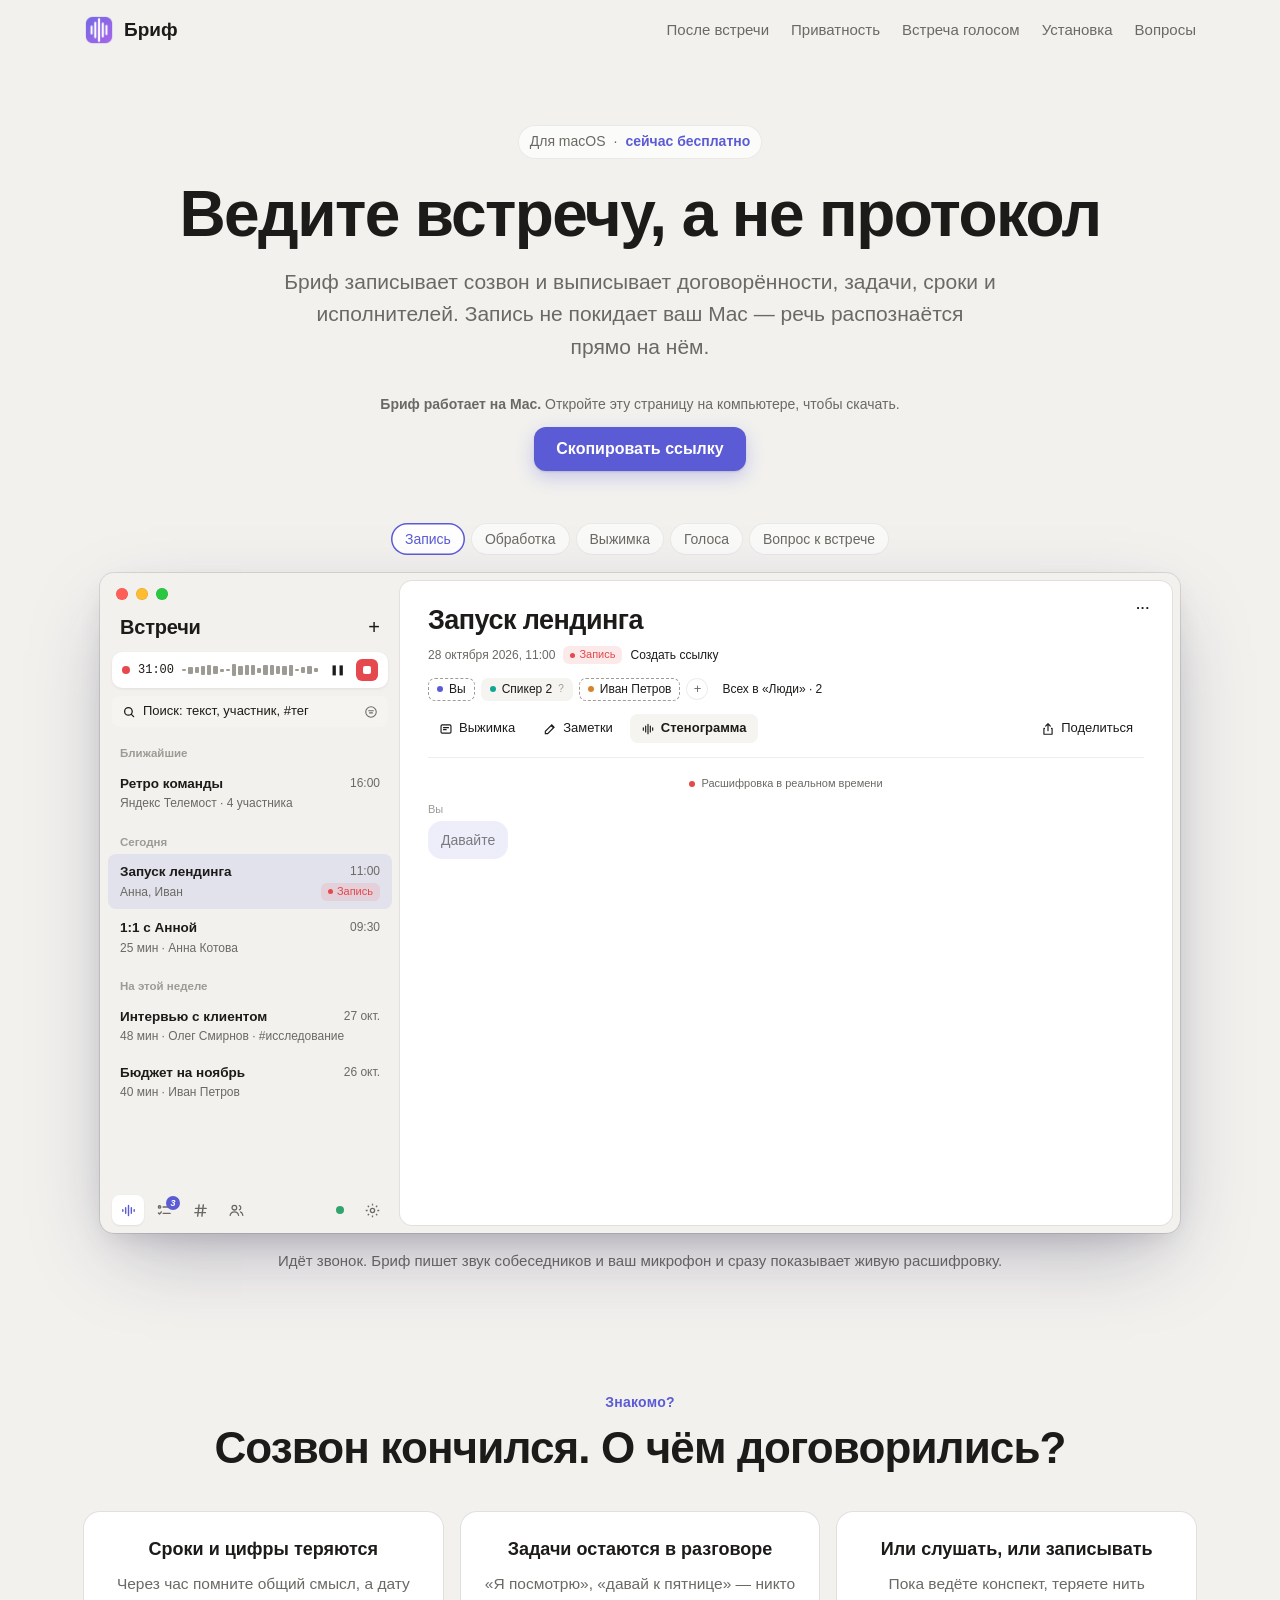
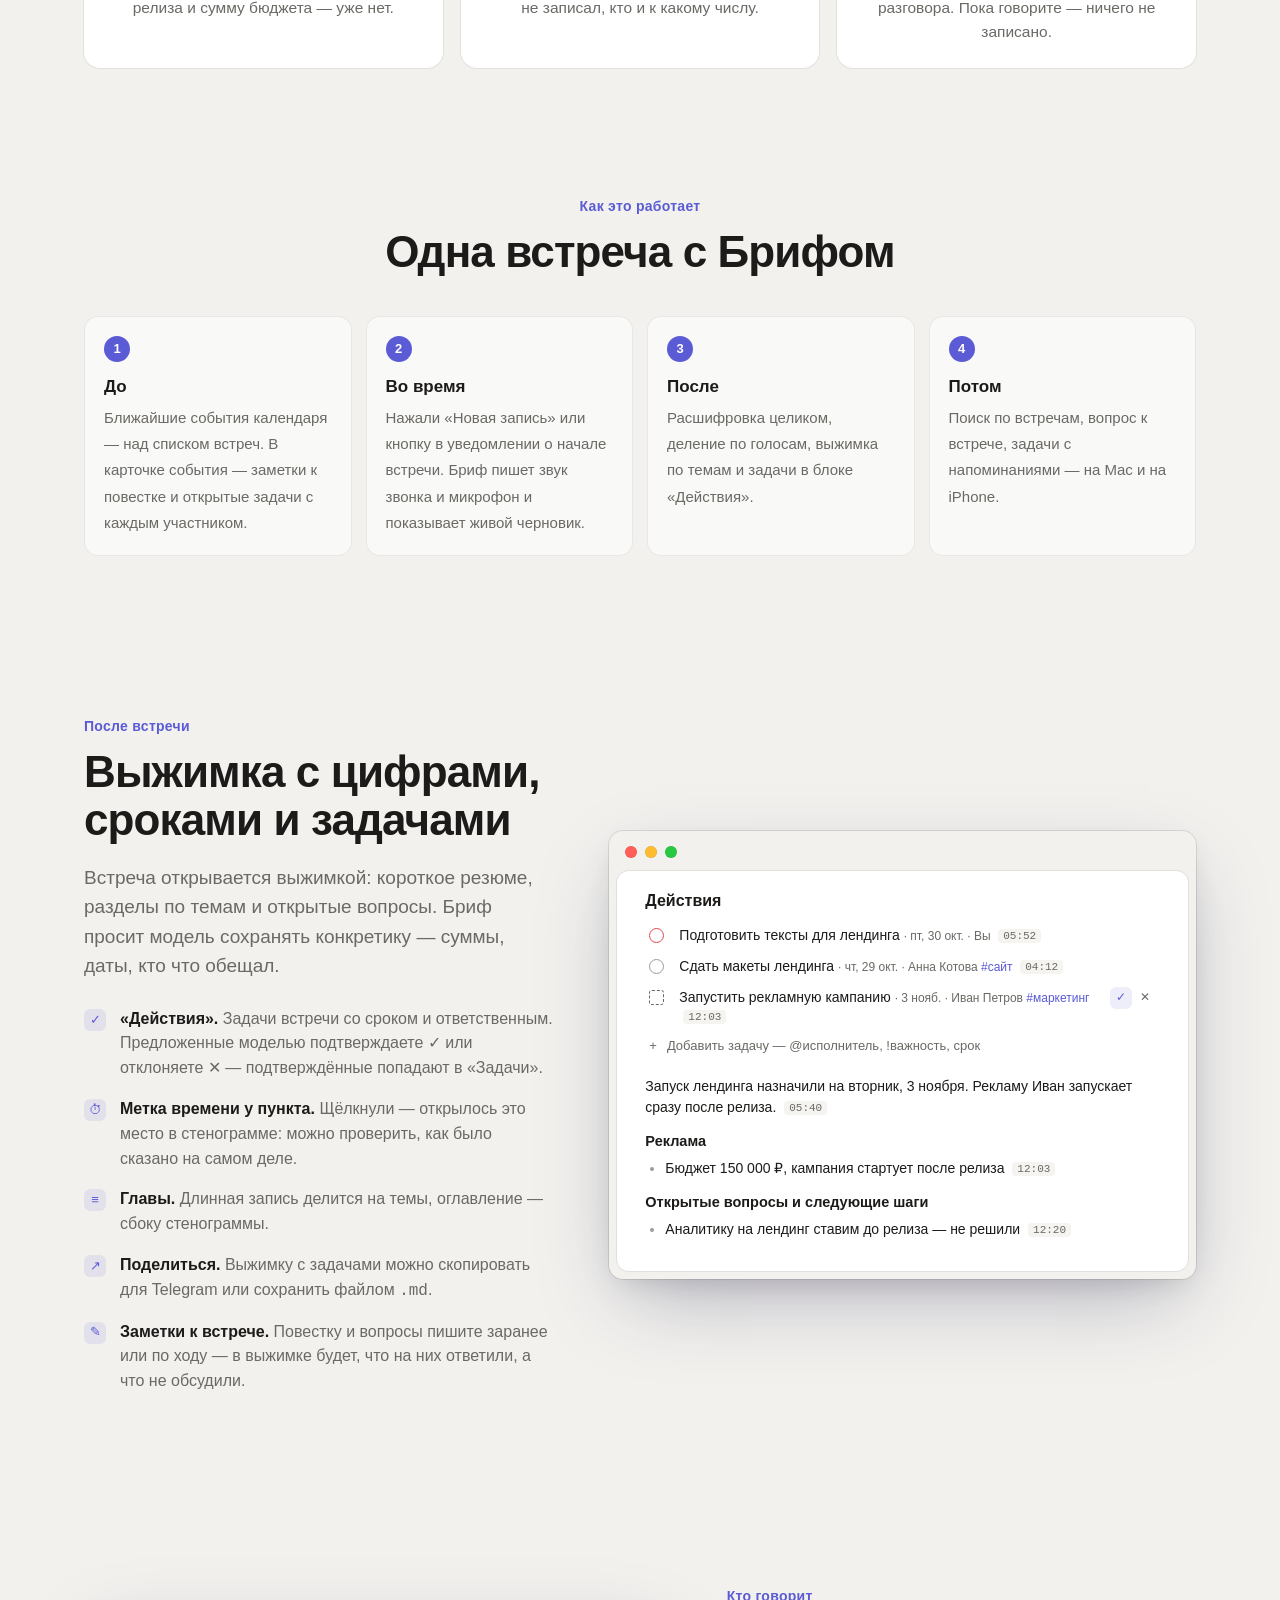
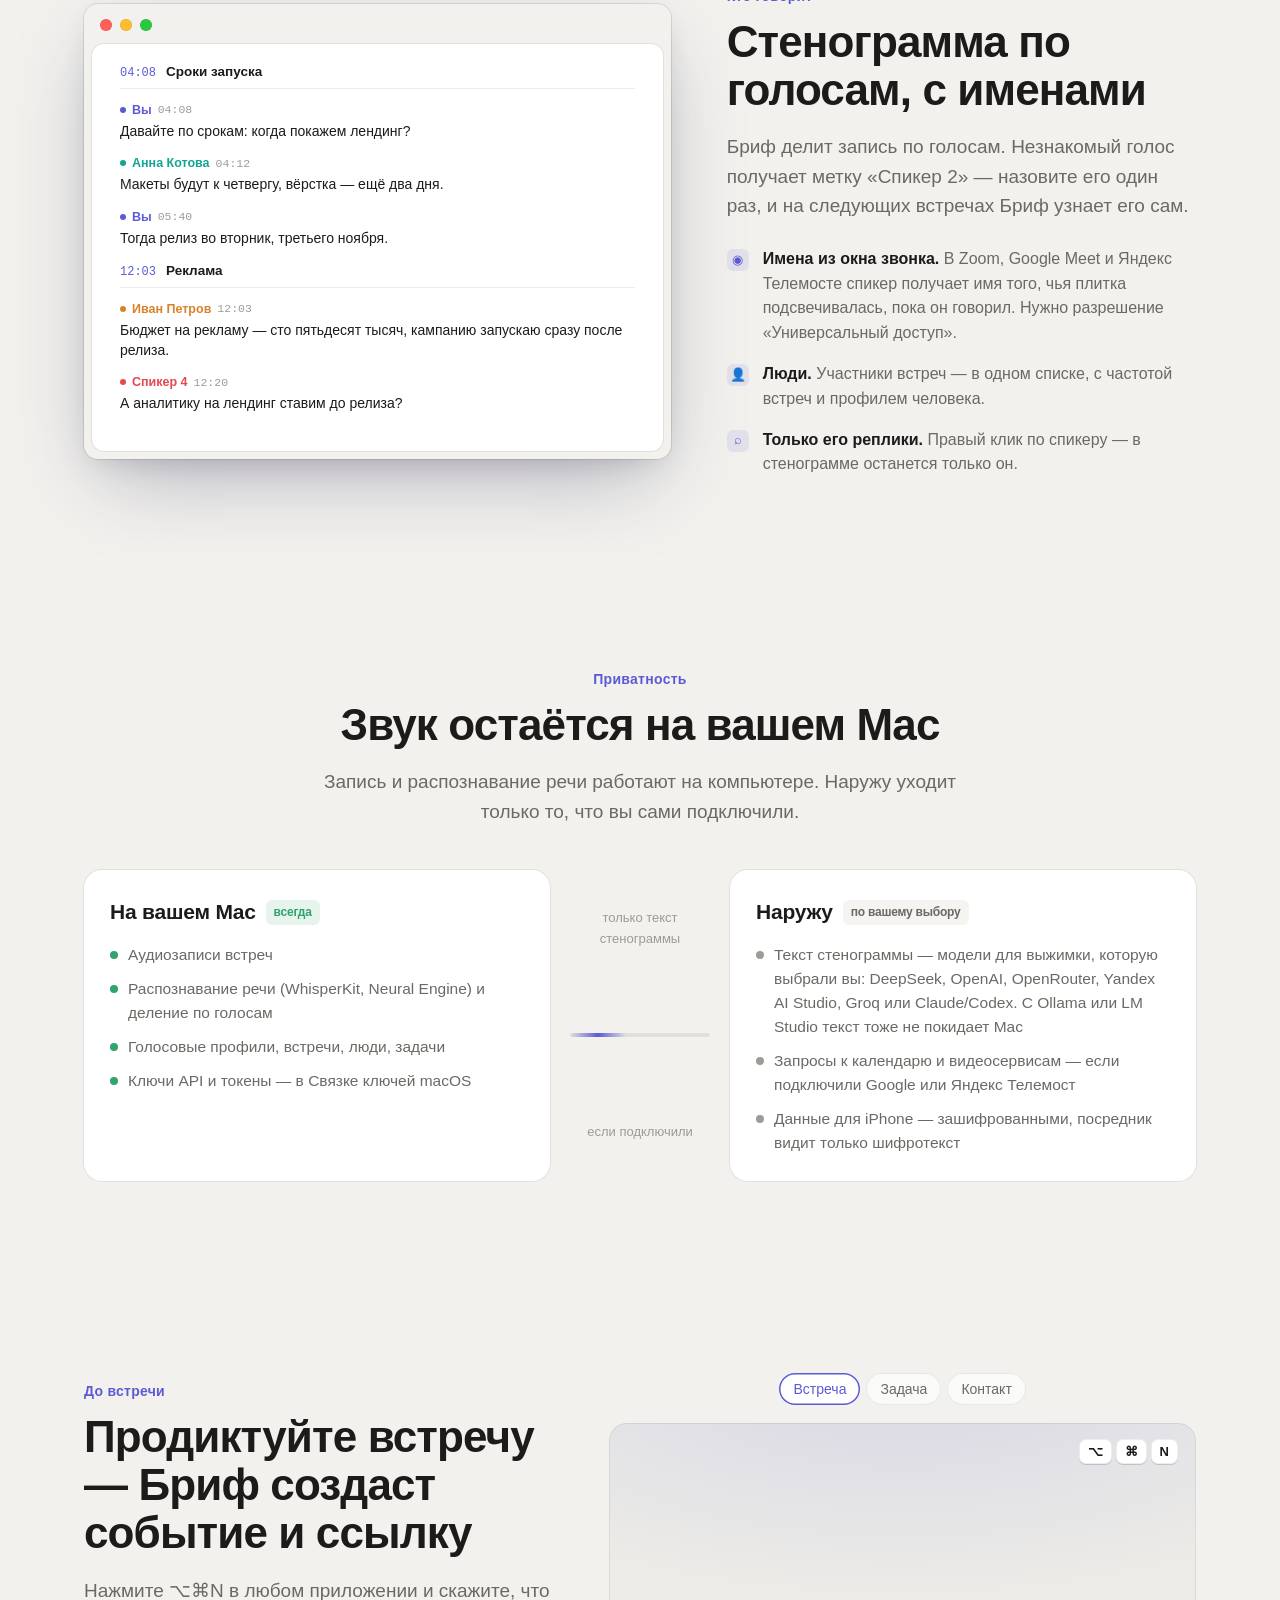
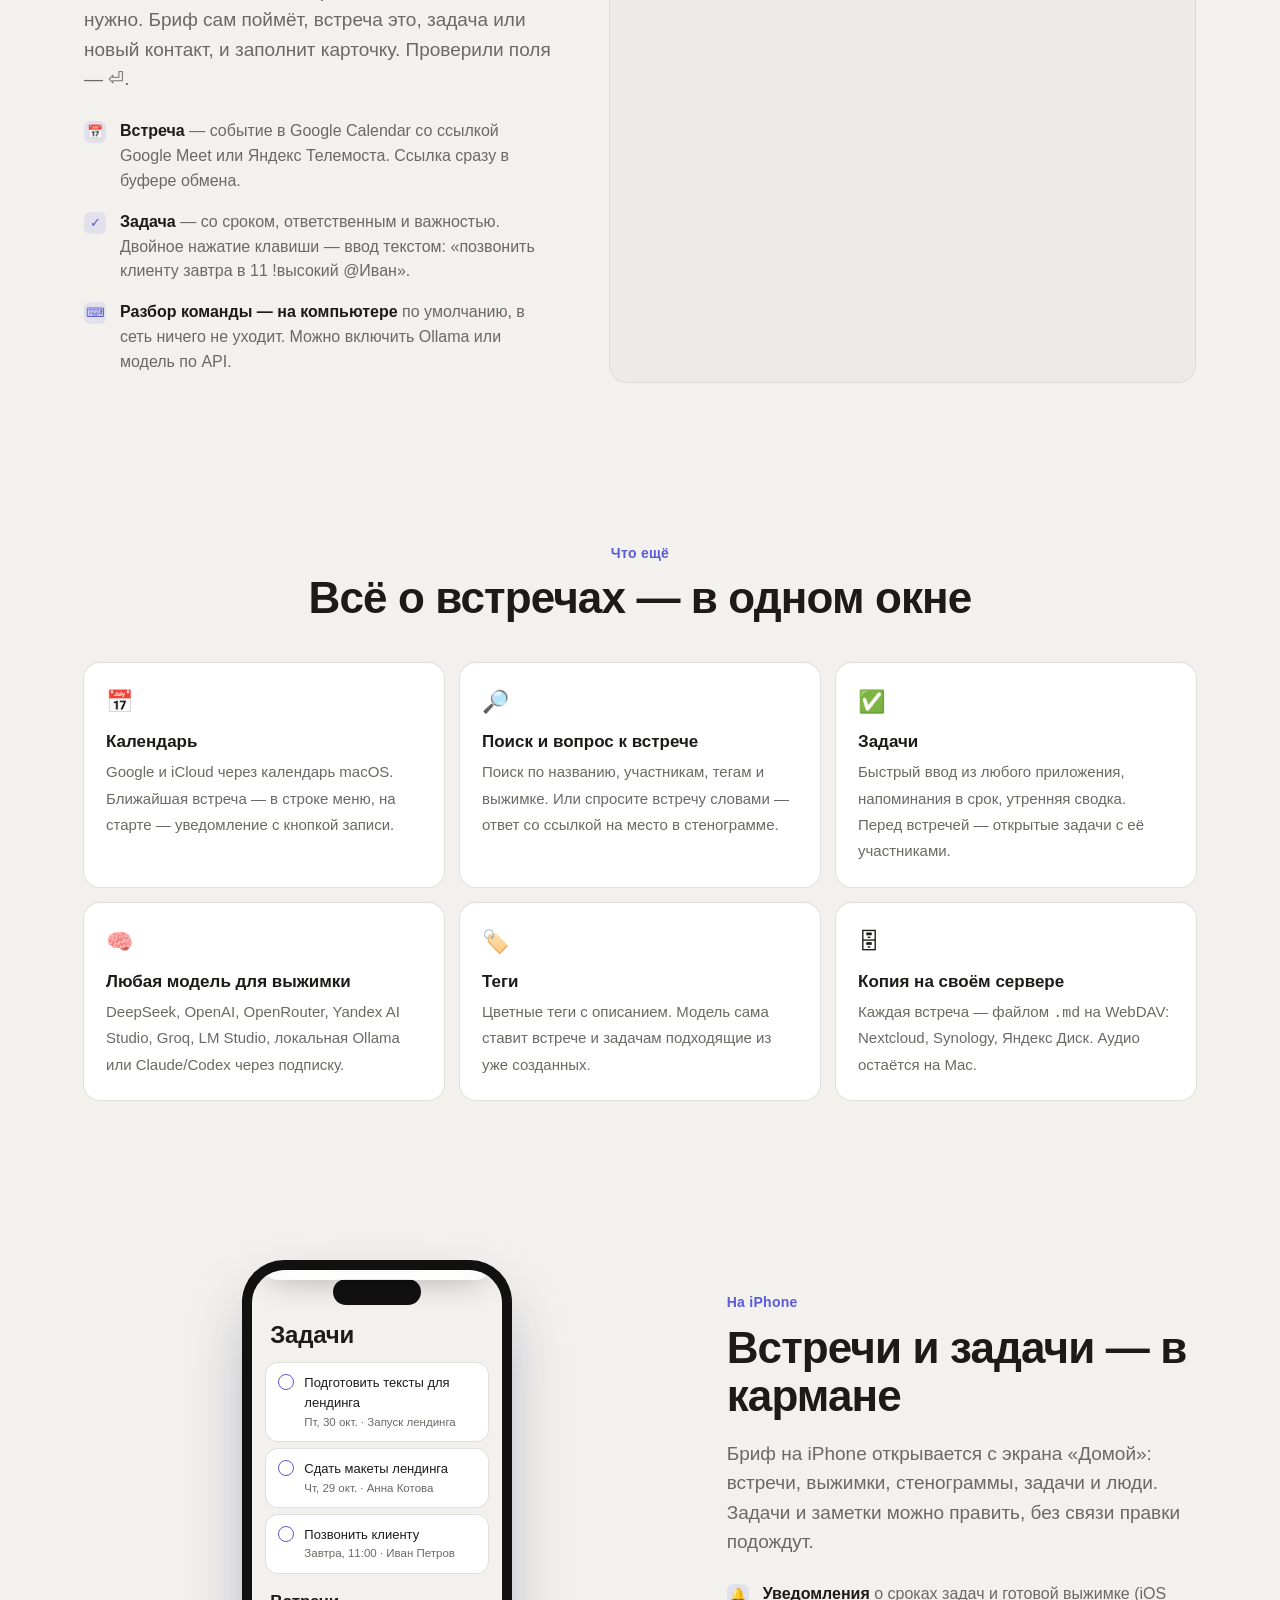
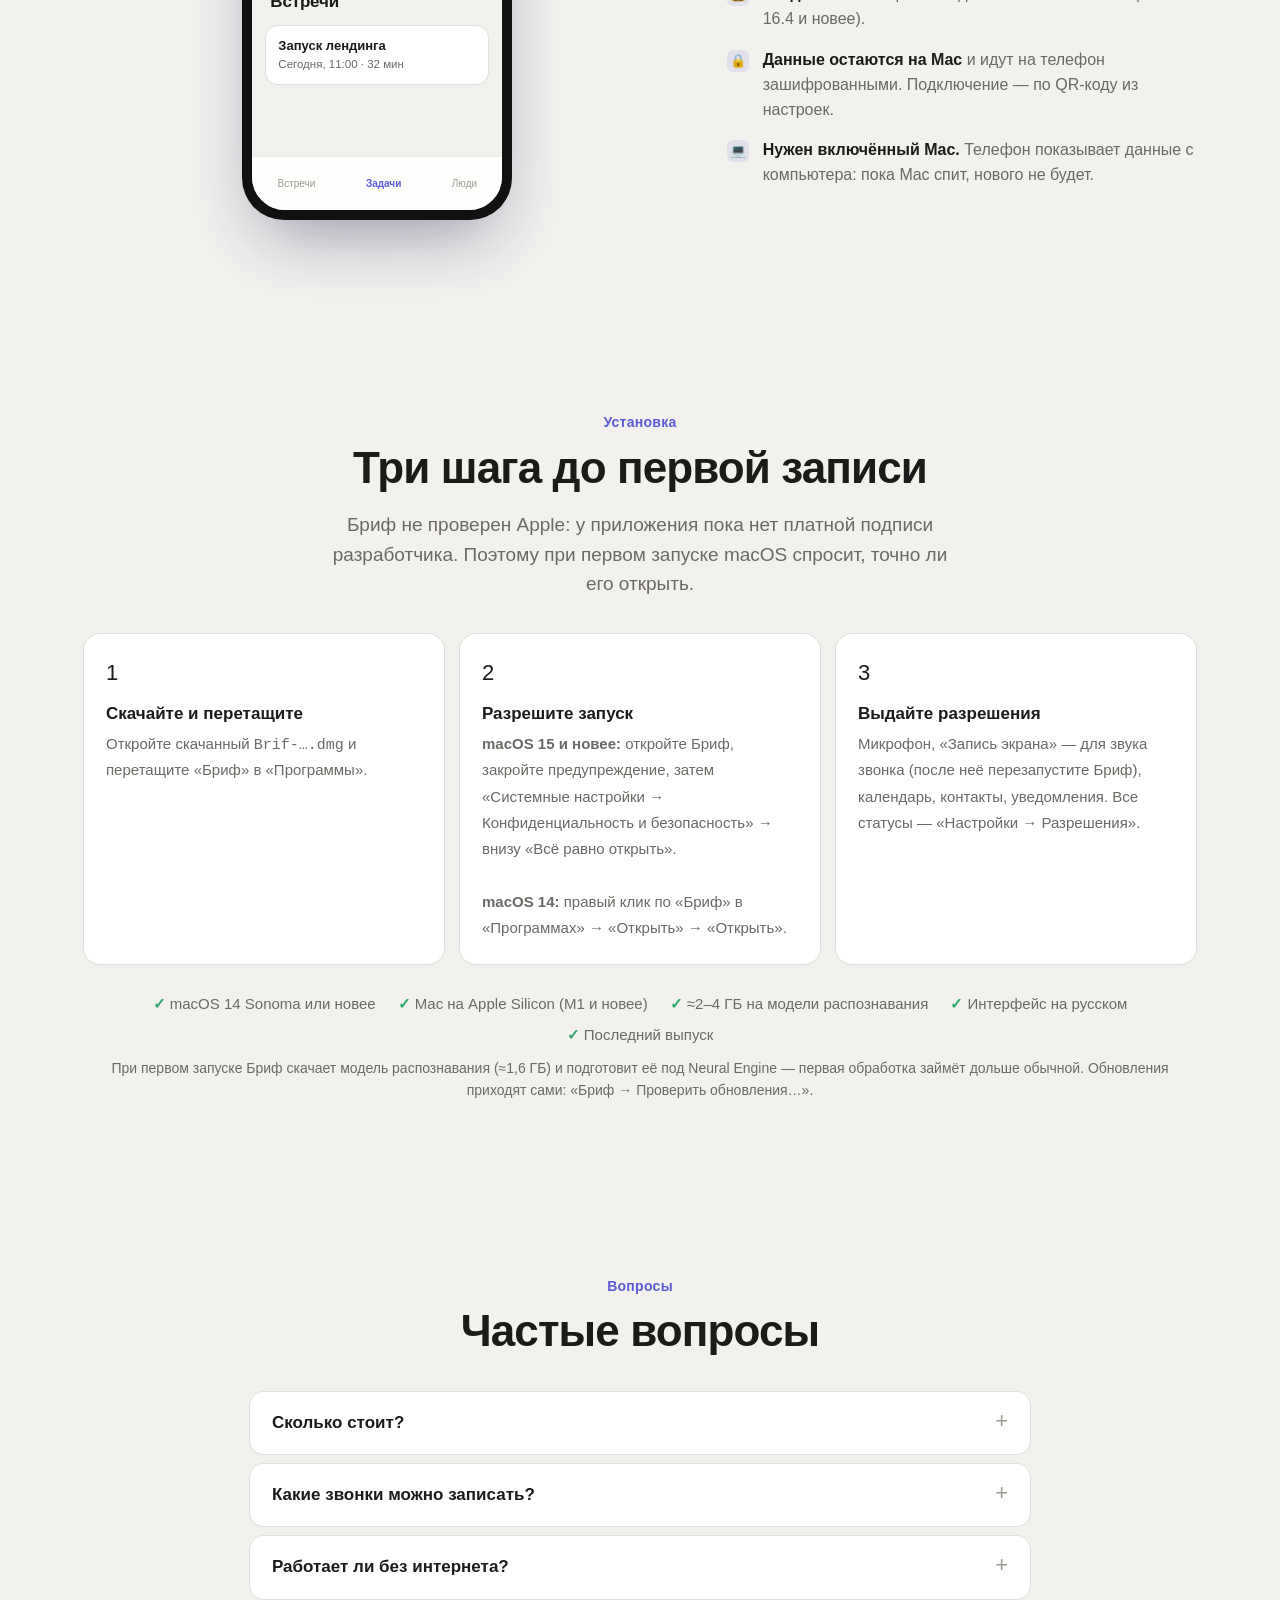
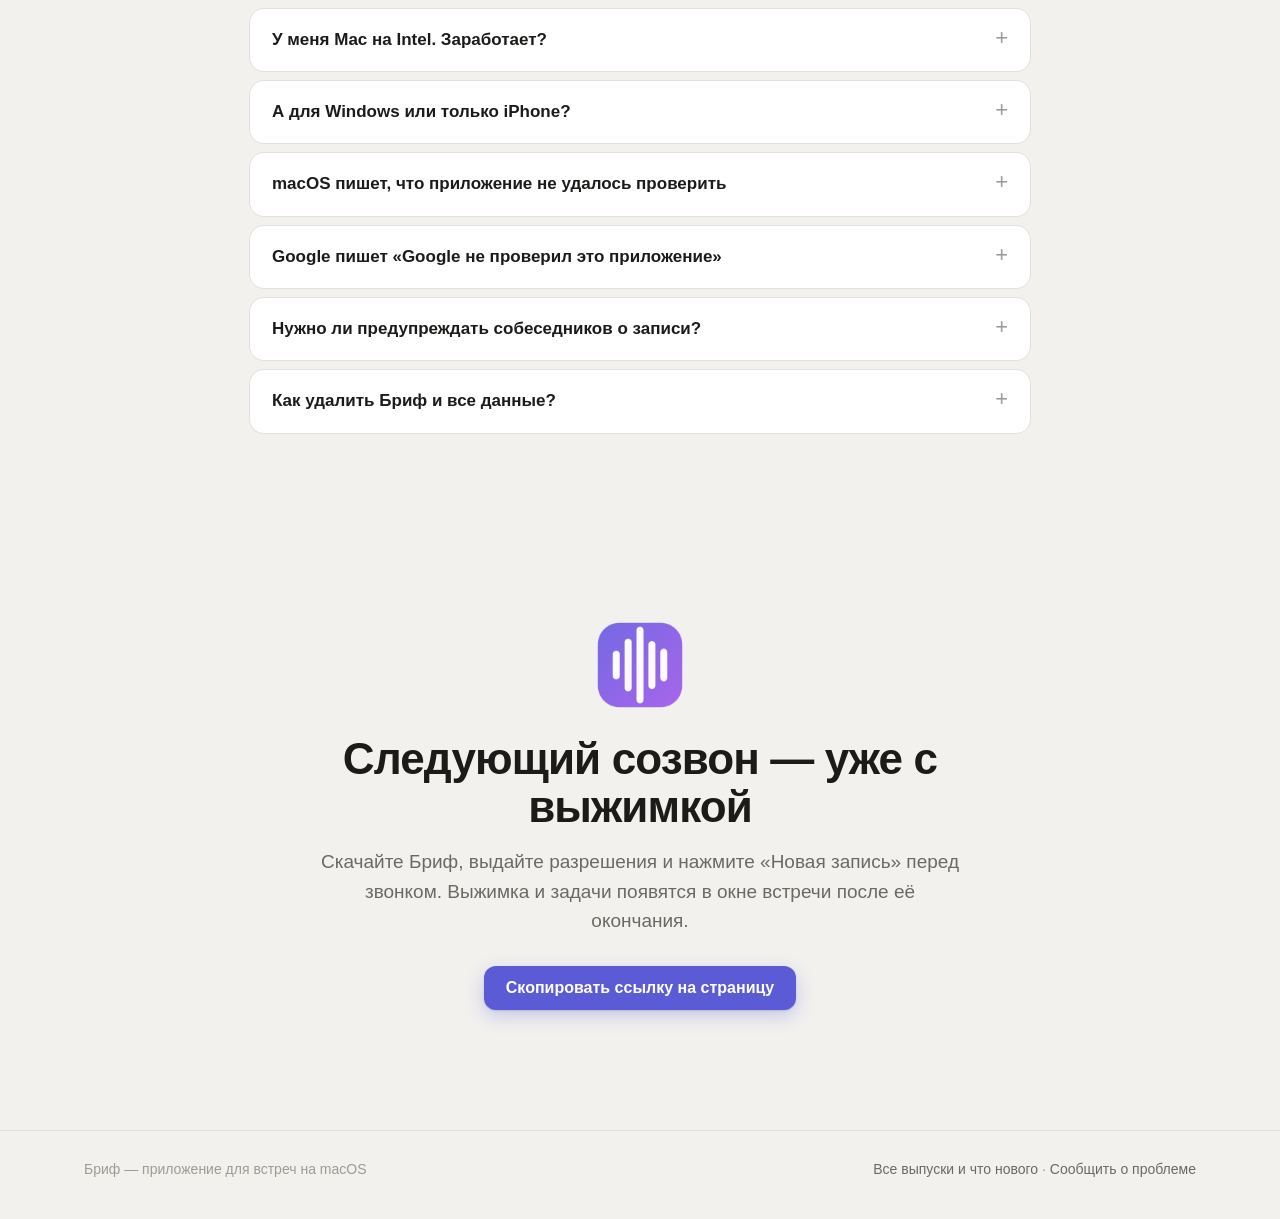
<file: index.html>
<!doctype html>
<html lang="ru">
<head>
<meta charset="utf-8">
<meta name="viewport" content="width=device-width, initial-scale=1">
<title>Бриф — ведите встречу, а не протокол · macOS</title>
<meta name="description" content="Бриф записывает созвон и выписывает договорённости, задачи, сроки и исполнителей. Запись не покидает ваш Mac — речь распознаётся прямо на нём.">
<meta property="og:type" content="website">
<meta property="og:locale" content="ru_RU">
<meta property="og:title" content="Бриф — ведите встречу, а не протокол">
<meta property="og:description" content="Бриф записывает созвон и выписывает договорённости, задачи, сроки и исполнителей. Запись не покидает ваш Mac — речь распознаётся прямо на нём. Сейчас бесплатно.">
<meta property="og:image" content="https://23brezhnev.github.io/brif-releases/assets/og.png">
<meta property="og:image:width" content="1200">
<meta property="og:image:height" content="630">
<meta property="og:url" content="https://23brezhnev.github.io/brif-releases/">
<meta name="twitter:card" content="summary_large_image">
<link rel="icon" type="image/png" href="assets/favicon.png">
<link rel="apple-touch-icon" href="assets/icon.png">
<script>document.documentElement.classList.add('js')</script>
<link rel="stylesheet" href="styles.css">
<script src="app.js" defer></script>
</head>
<body>

<header class="topbar">
  <div class="wrap">
    <a class="brand" href="#"><img src="assets/icon.png" alt="">Бриф</a>
    <nav class="topnav">
      <a href="#after">После встречи</a>
      <a href="#privacy">Приватность</a>
      <a href="#voice">Встреча голосом</a>
      <a href="#install">Установка</a>
      <a href="#faq">Вопросы</a>
    </nav>
    <a class="btn small mac-only" data-download href="https://github.com/23brezhnev/brif-releases/releases/latest">Скачать</a>
  </div>
</header>

<main>

<!-- 1. Первый экран -->
<section class="hero">
  <div class="wrap">
    <span class="eyebrow"><span>Для macOS</span><span>·</span><b>сейчас бесплатно</b></span>
    <h1>Ведите встречу, а&nbsp;не&nbsp;протокол</h1>
    <p class="lead">Бриф записывает созвон и выписывает договорённости, задачи, сроки и исполнителей. Запись не покидает ваш Mac — речь распознаётся прямо&nbsp;на&nbsp;нём.</p>
    <div class="cta">
      <a class="btn mac-only" data-download href="https://github.com/23brezhnev/brif-releases/releases/latest">
        <svg viewBox="0 0 24 24" fill="none" stroke="currentColor" stroke-width="2.2" stroke-linecap="round" stroke-linejoin="round"><path d="M12 4v11m0 0-4.5-4.5M12 15l4.5-4.5M5 20h14"/></svg>
        Скачать для Mac
      </a>
      <a class="btn ghost mac-only" href="#install">Как установить</a>
      <div class="not-mac" hidden>
        <p class="btn-note" style="margin:0 0 12px"><b>Бриф работает на Mac.</b> Откройте эту страницу на компьютере, чтобы скачать.</p>
        <button class="btn" type="button" data-copy>Скопировать ссылку</button>
      </div>
    </div>

    <div class="hero-stage">
      <div class="scene-tabs" id="hero-tabs" role="tablist" aria-label="Сцены демонстрации">
        <button type="button">Запись<i class="prog"></i></button>
        <button type="button">Обработка<i class="prog"></i></button>
        <button type="button">Выжимка<i class="prog"></i></button>
        <button type="button">Голоса<i class="prog"></i></button>
        <button type="button">Вопрос к встрече<i class="prog"></i></button>
      </div>

      <div class="mac reveal in" id="hero-window" role="img" aria-label="Окно Брифа: запись встречи с живой расшифровкой, обработка, выжимка с блоком «Действия», переименование спикера и вопрос к встрече">
        <div class="lights"><i></i><i></i><i></i></div>
        <div class="body">
          <aside class="side">
            <div class="col-title"><b>Встречи</b><span class="plus">+</span></div>
            <div class="strip" hidden><span class="rd"></span><span class="clock">31:00</span><span class="lvl"></span><span class="pause">❚❚</span><span class="stop"></span></div>
            <div class="searchbox"><svg class="ico" viewBox="0 0 24 24" fill="none" stroke="currentColor" stroke-width="2.2" stroke-linecap="round"><circle cx="11" cy="11" r="6.5"/><path d="m16 16 4 4"/></svg>Поиск: текст, участник, #тег<svg class="ico f" viewBox="0 0 24 24" fill="none" stroke="currentColor" stroke-width="1.8" stroke-linecap="round"><circle cx="12" cy="12" r="9"/><path d="M8 10h8M9.5 13.5h5"/></svg></div>
            <div class="grow">
              <div class="group">Ближайшие</div>
              <div class="row"><div class="l1"><span class="t">Ретро команды</span><span class="time">16:00</span></div><div class="l2"><span class="m">Яндекс Телемост · 4 участника</span></div></div>
              <div class="group">Сегодня</div>
              <div class="row sel"><div class="l1"><span class="t">Запуск лендинга</span><span class="time">11:00</span></div><div class="l2"><span class="m" data-row-meta>32 мин · Анна, Иван +1 · #сайт</span><span class="pill" data-row-pill hidden></span></div></div>
              <div class="row"><div class="l1"><span class="t">1:1 с Анной</span><span class="time">09:30</span></div><div class="l2"><span class="m">25 мин · Анна Котова</span></div></div>
              <div class="group">На этой неделе</div>
              <div class="row"><div class="l1"><span class="t">Интервью с клиентом</span><span class="time">27 окт.</span></div><div class="l2"><span class="m">48 мин · Олег Смирнов · #исследование</span></div></div>
              <div class="row"><div class="l1"><span class="t">Бюджет на ноябрь</span><span class="time">26 окт.</span></div><div class="l2"><span class="m">40 мин · Иван Петров</span></div></div>
            </div>
            <div class="sectionbar">
              <span class="on" title="Встречи"><svg viewBox="0 0 24 24" fill="none" stroke="currentColor" stroke-width="2" stroke-linecap="round"><path d="M4 11v2M8 8v8M12 5v14M16 8v8M20 11v2"/></svg></span>
              <span title="Задачи"><svg viewBox="0 0 24 24" fill="none" stroke="currentColor" stroke-width="2" stroke-linecap="round" stroke-linejoin="round"><circle cx="5" cy="7" r="1.6"/><path d="m3.5 15.5 1.5 1.5 2.5-3M10 7h10M10 16h10"/></svg><i class="badge">3</i></span>
              <span title="Теги"><svg viewBox="0 0 24 24" fill="none" stroke="currentColor" stroke-width="2" stroke-linecap="round"><path d="M10 4 8 20M16 4l-2 16M5 9h15M4 15h15"/></svg></span>
              <span title="Люди"><svg viewBox="0 0 24 24" fill="none" stroke="currentColor" stroke-width="1.8" stroke-linecap="round"><circle cx="9" cy="8" r="3.3"/><path d="M3 19c.7-3.2 3.1-5 6-5s5.3 1.8 6 5M16 5a3.2 3.2 0 0 1 0 6M17.5 14c1.9.6 3 2.3 3.5 5"/></svg></span>
              <i class="stat" title="Модель распознавания готова"></i>
              <span class="gear" title="Настройки"><svg viewBox="0 0 24 24" fill="none" stroke="currentColor" stroke-width="1.8"><circle cx="12" cy="12" r="3"/><path d="M12 2.5v2.6M12 18.9v2.6M2.5 12h2.6M18.9 12h2.6M5.3 5.3l1.8 1.8M16.9 16.9l1.8 1.8M5.3 18.7l1.8-1.8M16.9 7.1l1.8-1.8"/></svg></span>
            </div>
          </aside>
          <div class="sheet">
            <div class="mh">
              <span class="more">···</span>
              <h4>Запуск лендинга</h4>
              <div class="meta" data-meta><span>28 октября 2026, 11:00</span><span class="sep">·</span><span>32 мин</span><span class="tagpill"><svg class="ico" viewBox="0 0 24 24" fill="none" stroke="currentColor" stroke-width="2"><path d="M3 12V4h8l10 10-8 8z"/><circle cx="7.5" cy="8" r="1.3"/></svg>#сайт</span></div>
              <div class="people" data-people>
                <span class="person sp"><i class="d" style="background:var(--sp1)"></i>Вы</span>
                <span class="person sp"><i class="d" style="background:var(--sp2)"></i>Анна Котова</span>
                <span class="person sp"><i class="d" style="background:var(--sp4)"></i>Иван Петров</span>
                <span class="add">+</span>
              </div>
              <div class="player" data-player><span class="play"></span><span>00:00</span><span class="track"></span><span>32:10</span></div>
              <div class="tabs">
                <span data-tab="summary" class="on"><svg class="ico" viewBox="0 0 24 24" fill="none" stroke="currentColor" stroke-width="2"><rect x="3.5" y="5" width="17" height="14" rx="2"/><path d="M7 9.5h10M7 13h6"/></svg>Выжимка<i class="cnt" data-cnt>2</i></span>
                <span data-tab="notes"><svg class="ico" viewBox="0 0 24 24" fill="none" stroke="currentColor" stroke-width="2" stroke-linecap="round"><path d="M4 20h4L19 9l-4-4L4 16zM14 6l4 4"/></svg>Заметки</span>
                <span data-tab="transcript"><svg class="ico" viewBox="0 0 24 24" fill="none" stroke="currentColor" stroke-width="2" stroke-linecap="round"><path d="M4 10v4M8 7v10M12 4v16M16 7v10M20 10v4"/></svg>Стенограмма</span>
                <span class="share"><svg class="ico" viewBox="0 0 24 24" fill="none" stroke="currentColor" stroke-width="2" stroke-linecap="round" stroke-linejoin="round"><path d="M12 3v12M8 7l4-4 4 4M6 11H5v10h14V11h-1"/></svg>Поделиться</span>
              </div>
              <div class="ask" data-ask><span class="spark">✦</span><span class="q">Спросить о встрече: о чём договорились, кто отвечает за…</span></div>
              <div class="hr"></div>
            </div>
            <div class="content">
              <div class="actions"><h6>Действия</h6>
                <div class="act ok"><span class="box"></span><div><span class="tt">Подготовить тексты для лендинга</span><span class="mm">· пт, 30 окт. · Вы</span> <span class="cite">05:52</span></div><div class="btns"></div></div>
                <div class="act ok"><span class="box"></span><div><span class="tt">Сдать макеты лендинга</span><span class="mm">· чт, 29 окт. · Анна Котова <span class="tg">#сайт</span></span> <span class="cite">04:12</span></div><div class="btns"></div></div>
              </div>
              <div class="md"><p>Запуск лендинга назначили на вторник, 3 ноября. Макеты Анна сдаёт к четвергу, вёрстка займёт ещё два дня. Рекламу Иван запускает сразу после релиза, бюджет — 150 000 ₽. <span class="cite">05:40</span></p></div>
            </div>
          </div>
        </div>
      </div>
      <p class="caption" id="hero-caption" aria-live="polite">Созвон закончился — выжимка, задачи и стенограмма уже в окне встречи.</p>
    </div>
  </div>
</section>

<!-- 2. Ситуация -->
<section class="block tight">
  <div class="wrap center">
    <div class="kicker">Знакомо?</div>
    <h2>Созвон кончился. О чём договорились?</h2>
    <div class="pains">
      <div class="pain reveal"><div class="q">Сроки и цифры теряются</div><p>Через час помните общий смысл, а дату релиза и сумму бюджета — уже нет.</p></div>
      <div class="pain reveal"><div class="q">Задачи остаются в разговоре</div><p>«Я посмотрю», «давай к пятнице» — никто не записал, кто и к какому числу.</p></div>
      <div class="pain reveal"><div class="q">Или слушать, или записывать</div><p>Пока ведёте конспект, теряете нить разговора. Пока говорите — ничего не записано.</p></div>
    </div>
  </div>
</section>

<!-- 3. Путь встречи -->
<section class="block tight">
  <div class="wrap">
    <div class="center"><div class="kicker">Как это работает</div><h2>Одна встреча с Брифом</h2></div>
    <div class="steps">
      <div class="step reveal"><b>До</b><span>Ближайшие события календаря — над списком встреч. В карточке события — заметки к повестке и открытые задачи с каждым участником.</span></div>
      <div class="step reveal"><b>Во время</b><span>Нажали «Новая запись» или кнопку в уведомлении о начале встречи. Бриф пишет звук звонка и микрофон и показывает живой черновик.</span></div>
      <div class="step reveal"><b>После</b><span>Расшифровка целиком, деление по голосам, выжимка по темам и задачи в блоке «Действия».</span></div>
      <div class="step reveal"><b>Потом</b><span>Поиск по встречам, вопрос к встрече, задачи с напоминаниями — на Mac и на iPhone.</span></div>
    </div>
  </div>
</section>

<!-- 4. После встречи -->
<section class="block" id="after">
  <div class="wrap split">
    <div class="copy reveal">
      <div class="kicker">После встречи</div>
      <h2>Выжимка с цифрами, сроками и задачами</h2>
      <p class="sub">Встреча открывается выжимкой: короткое резюме, разделы по темам и открытые вопросы. Бриф просит модель сохранять конкретику — суммы, даты, кто что обещал.</p>
      <ul class="points">
        <li><span class="ic">✓</span><span><b>«Действия».</b> Задачи встречи со сроком и ответственным. Предложенные моделью подтверждаете ✓ или отклоняете ✕ — подтверждённые попадают в «Задачи».</span></li>
        <li><span class="ic">⏱</span><span><b>Метка времени у пункта.</b> Щёлкнули — открылось это место в стенограмме: можно проверить, как было сказано на самом деле.</span></li>
        <li><span class="ic">≡</span><span><b>Главы.</b> Длинная запись делится на темы, оглавление — сбоку стенограммы.</span></li>
        <li><span class="ic">↗</span><span><b>Поделиться.</b> Выжимку с задачами можно скопировать для Telegram или сохранить файлом <code>.md</code>.</span></li>
        <li><span class="ic">✎</span><span><b>Заметки к встрече.</b> Повестку и вопросы пишите заранее или по ходу — в выжимке будет, что на них ответили, а что не обсудили.</span></li>
      </ul>
    </div>
    <div class="mac compact reveal" role="img" aria-label="Блок «Действия» и выжимка встречи с метками времени">
      <div class="lights"><i></i><i></i><i></i></div>
      <div class="sheet">
        <div class="content">
          <div class="actions"><h6>Действия</h6>
            <div class="act ok hi"><span class="box"></span><div><span class="tt">Подготовить тексты для лендинга</span><span class="mm">· пт, 30 окт. · Вы</span> <span class="cite">05:52</span></div><div class="btns"></div></div>
            <div class="act ok"><span class="box"></span><div><span class="tt">Сдать макеты лендинга</span><span class="mm">· чт, 29 окт. · Анна Котова <span class="tg">#сайт</span></span> <span class="cite">04:12</span></div><div class="btns"></div></div>
            <div class="act"><span class="box"></span><div><span class="tt">Запустить рекламную кампанию</span><span class="mm">· 3 нояб. · Иван Петров <span class="tg">#маркетинг</span></span> <span class="cite">12:03</span></div><div class="btns"><i class="hot">✓</i><i>✕</i></div></div>
            <div class="addtask"><span>+</span>Добавить задачу — @исполнитель, !важность, срок</div>
          </div>
          <div class="md">
            <p>Запуск лендинга назначили на вторник, 3 ноября. Рекламу Иван запускает сразу после релиза. <span class="cite">05:40</span></p>
            <h5>Реклама</h5>
            <ul><li>Бюджет 150 000 ₽, кампания стартует после релиза <span class="cite">12:03</span></li></ul>
            <h5>Открытые вопросы и следующие шаги</h5>
            <ul><li>Аналитику на лендинг ставим до релиза — не решили <span class="cite">12:20</span></li></ul>
          </div>
        </div>
      </div>
    </div>
  </div>
</section>

<!-- 5. Кто говорит -->
<section class="block">
  <div class="wrap split flip">
    <div class="copy reveal">
      <div class="kicker">Кто говорит</div>
      <h2>Стенограмма по голосам, с именами</h2>
      <p class="sub">Бриф делит запись по голосам. Незнакомый голос получает метку «Спикер 2» — назовите его один раз, и на следующих встречах Бриф узнает его сам.</p>
      <ul class="points">
        <li><span class="ic">◉</span><span><b>Имена из окна звонка.</b> В Zoom, Google Meet и Яндекс Телемосте спикер получает имя того, чья плитка подсвечивалась, пока он говорил. Нужно разрешение «Универсальный доступ».</span></li>
        <li><span class="ic">👤</span><span><b>Люди.</b> Участники встреч — в одном списке, с частотой встреч и профилем человека.</span></li>
        <li><span class="ic">⌕</span><span><b>Только его реплики.</b> Правый клик по спикеру — в стенограмме останется только он.</span></li>
      </ul>
    </div>
    <div class="mac compact reveal" role="img" aria-label="Стенограмма, разделённая по голосам и главам">
      <div class="lights"><i></i><i></i><i></i></div>
      <div class="sheet">
        <div class="content">
          <div class="chap"><span class="ct">04:08</span><b>Сроки запуска</b></div>
          <div class="tr"><div class="who" style="color:var(--sp1)">Вы <span class="ts">04:08</span></div><div class="txt">Давайте по срокам: когда покажем лендинг?</div></div>
          <div class="tr"><div class="who" style="color:var(--sp2)">Анна Котова <span class="ts">04:12</span></div><div class="txt">Макеты будут к четвергу, вёрстка — ещё два дня.</div></div>
          <div class="tr"><div class="who" style="color:var(--sp1)">Вы <span class="ts">05:40</span></div><div class="txt">Тогда релиз во вторник, третьего ноября.</div></div>
          <div class="chap"><span class="ct">12:03</span><b>Реклама</b></div>
          <div class="tr"><div class="who" style="color:var(--sp4)">Иван Петров <span class="ts">12:03</span></div><div class="txt">Бюджет на рекламу — сто пятьдесят тысяч, кампанию запускаю сразу после релиза.</div></div>
          <div class="tr"><div class="who" style="color:var(--sp3)">Спикер 4 <span class="ts">12:20</span></div><div class="txt">А аналитику на лендинг ставим до релиза?</div></div>
        </div>
      </div>
    </div>
  </div>
</section>

<!-- 6. Приватность -->
<section class="block" id="privacy">
  <div class="wrap center">
    <div class="kicker">Приватность</div>
    <h2>Звук остаётся на вашем Mac</h2>
    <p class="sub">Запись и распознавание речи работают на компьютере. Наружу уходит только то, что вы сами подключили.</p>
    <div class="privacy" style="text-align:left">
      <div class="zone reveal">
        <h3>На вашем Mac <span class="tag">всегда</span></h3>
        <ul>
          <li>Аудиозаписи встреч</li>
          <li>Распознавание речи (WhisperKit, Neural Engine) и деление по голосам</li>
          <li>Голосовые профили, встречи, люди, задачи</li>
          <li>Ключи API и токены — в Связке ключей macOS</li>
        </ul>
      </div>
      <div class="flow reveal"><span>только текст<br>стенограммы</span><div class="pipe"></div><span>если подключили</span></div>
      <div class="zone cloud reveal">
        <h3>Наружу <span class="tag">по вашему выбору</span></h3>
        <ul>
          <li>Текст стенограммы — модели для выжимки, которую выбрали вы: DeepSeek, OpenAI, OpenRouter, Yandex AI Studio, Groq или Claude/Codex. С Ollama или LM Studio текст тоже не покидает Mac</li>
          <li>Запросы к календарю и видеосервисам — если подключили Google или Яндекс Телемост</li>
          <li>Данные для iPhone — зашифрованными, посредник видит только шифротекст</li>
        </ul>
      </div>
    </div>
  </div>
</section>

<!-- 7. Встреча голосом -->
<section class="block" id="voice">
  <div class="wrap split">
    <div class="copy reveal">
      <div class="kicker">До встречи</div>
      <h2>Продиктуйте встречу — Бриф создаст событие и ссылку</h2>
      <p class="sub">Нажмите ⌥⌘N в любом приложении и скажите, что нужно. Бриф сам поймёт, встреча это, задача или новый контакт, и заполнит карточку. Проверили поля — ⏎.</p>
      <ul class="points">
        <li><span class="ic">📅</span><span><b>Встреча</b> — событие в Google Calendar со ссылкой Google Meet или Яндекс Телемоста. Ссылка сразу в буфере обмена.</span></li>
        <li><span class="ic">✓</span><span><b>Задача</b> — со сроком, ответственным и важностью. Двойное нажатие клавиши — ввод текстом: «позвонить клиенту завтра в 11 !высокий @Иван».</span></li>
        <li><span class="ic">⌨</span><span><b>Разбор команды — на компьютере</b> по умолчанию, в сеть ничего не уходит. Можно включить Ollama или модель по API.</span></li>
      </ul>
    </div>
    <div class="reveal">
      <div class="scene-tabs" id="voice-tabs" role="tablist" aria-label="Что можно продиктовать">
        <button type="button">Встреча<i class="prog"></i></button>
        <button type="button">Задача<i class="prog"></i></button>
        <button type="button">Контакт<i class="prog"></i></button>
      </div>
      <div class="vm-stage" id="voice-stage" role="img" aria-label="Голосовая команда: плашка с волной, затем карточка встречи, задачи или контакта и готовое событие со ссылкой">
        <div class="kbd"><kbd>⌥</kbd><kbd>⌘</kbd><kbd>N</kbd></div>
        <div class="vpill"><span class="rdot"></span><span class="wave"></span><span class="tm">0:03</span><span class="recb"></span><span class="busy"><span class="spin"></span>Разбираю…</span><span class="x">✕</span></div>
        <div class="card-vm show">
          <div class="okh">Встреча создана</div>
          <div class="ttl">Созвон с Иваном</div>
          <div class="sub2">29 октября 2026, 15:00 · 1 ч · Иван Петров</div>
          <div class="linkbox"><span style="color:var(--accent)">▶</span><span class="u">https://meet.g…/xpd-qmrw-ken</span><span>Скопировано</span><span>Открыть</span></div>
          <div class="note">Ссылка на Google Meet в буфере обмена — можно вставлять в чат.</div>
          <div class="foot"><span class="re">Открыть в календаре</span><span class="go">Готово</span></div>
        </div>
      </div>
    </div>
  </div>
</section>

<!-- 8. Что ещё -->
<section class="block tight">
  <div class="wrap">
    <div class="center"><div class="kicker">Что ещё</div><h2>Всё о встречах — в одном окне</h2></div>
    <div class="grid">
      <div class="card reveal"><div class="em">📅</div><b>Календарь</b><span>Google и iCloud через календарь macOS. Ближайшая встреча — в строке меню, на старте — уведомление с кнопкой записи.</span></div>
      <div class="card reveal"><div class="em">🔎</div><b>Поиск и вопрос к встрече</b><span>Поиск по названию, участникам, тегам и выжимке. Или спросите встречу словами — ответ со ссылкой на место в стенограмме.</span></div>
      <div class="card reveal"><div class="em">✅</div><b>Задачи</b><span>Быстрый ввод из любого приложения, напоминания в срок, утренняя сводка. Перед встречей — открытые задачи с её участниками.</span></div>
      <div class="card reveal"><div class="em">🧠</div><b>Любая модель для выжимки</b><span>DeepSeek, OpenAI, OpenRouter, Yandex AI Studio, Groq, LM Studio, локальная Ollama или Claude/Codex через подписку.</span></div>
      <div class="card reveal"><div class="em">🏷️</div><b>Теги</b><span>Цветные теги с описанием. Модель сама ставит встрече и задачам подходящие из уже созданных.</span></div>
      <div class="card reveal"><div class="em">🗄</div><b>Копия на своём сервере</b><span>Каждая встреча — файлом <code>.md</code> на WebDAV: Nextcloud, Synology, Яндекс Диск. Аудио остаётся на Mac.</span></div>
    </div>
  </div>
</section>

<!-- 9. iPhone -->
<section class="block">
  <div class="wrap split flip">
    <div class="copy reveal">
      <div class="kicker">На iPhone</div>
      <h2>Встречи и задачи — в кармане</h2>
      <p class="sub">Бриф на iPhone открывается с экрана «Домой»: встречи, выжимки, стенограммы, задачи и люди. Задачи и заметки можно править, без связи правки подождут.</p>
      <ul class="points">
        <li><span class="ic">🔔</span><span><b>Уведомления</b> о сроках задач и готовой выжимке (iOS 16.4 и новее).</span></li>
        <li><span class="ic">🔒</span><span><b>Данные остаются на Mac</b> и идут на телефон зашифрованными. Подключение — по QR-коду из настроек.</span></li>
        <li><span class="ic">💻</span><span><b>Нужен включённый Mac.</b> Телефон показывает данные с компьютера: пока Mac спит, нового не будет.</span></li>
      </ul>
    </div>
    <div class="phone reveal" id="phone" role="img" aria-label="Бриф на iPhone: уведомление о готовой выжимке и список задач">
      <div class="scr">
        <div class="notch"></div>
        <div class="notif"><img src="assets/icon.png" alt=""><div><b>Бриф</b><br>Выжимка готова: «Запуск лендинга»</div></div>
        <div class="ph">Задачи</div>
        <div class="pc task"><span class="box"></span><div><div class="t">Подготовить тексты для лендинга</div><div class="m">Пт, 30 окт. · Запуск лендинга</div></div></div>
        <div class="pc task"><span class="box"></span><div><div class="t">Сдать макеты лендинга</div><div class="m">Чт, 29 окт. · Анна Котова</div></div></div>
        <div class="pc task"><span class="box"></span><div><div class="t">Позвонить клиенту</div><div class="m">Завтра, 11:00 · Иван Петров</div></div></div>
        <div class="ph" style="font-size:17px;margin-top:16px">Встречи</div>
        <div class="pc"><b>Запуск лендинга</b><div class="m">Сегодня, 11:00 · 32 мин</div></div>
        <div class="tabbar"><span>Встречи</span><span class="on">Задачи</span><span>Люди</span></div>
      </div>
    </div>
  </div>
</section>

<!-- 10. Установка -->
<section class="block" id="install">
  <div class="wrap">
    <div class="center"><div class="kicker">Установка</div><h2>Три шага до первой записи</h2>
      <p class="sub">Бриф не проверен Apple: у приложения пока нет платной подписи разработчика. Поэтому при первом запуске macOS спросит, точно ли его открыть.</p></div>
    <div class="install">
      <div class="card reveal"><div class="em">1</div><b>Скачайте и перетащите</b><span>Откройте скачанный <code>Brif-….dmg</code> и перетащите «Бриф» в «Программы».</span></div>
      <div class="card reveal"><div class="em">2</div><b>Разрешите запуск</b><span><b style="display:inline">macOS 15 и новее:</b> откройте Бриф, закройте предупреждение, затем «Системные настройки → Конфиденциальность и безопасность» → внизу «Всё равно открыть».<br><br><b style="display:inline">macOS 14:</b> правый клик по «Бриф» в «Программах» → «Открыть» → «Открыть».</span></div>
      <div class="card reveal"><div class="em">3</div><b>Выдайте разрешения</b><span>Микрофон, «Запись экрана» — для звука звонка (после неё перезапустите Бриф), календарь, контакты, уведомления. Все статусы — «Настройки → Разрешения».</span></div>
    </div>
    <div class="req">
      <span>macOS 14 Sonoma или новее</span><span>Mac на Apple Silicon (M1 и новее)</span><span>≈2–4 ГБ на модели распознавания</span><span>Интерфейс на русском</span><span data-version>Последний выпуск</span>
    </div>
    <p class="btn-note center">При первом запуске Бриф скачает модель распознавания (≈1,6 ГБ) и подготовит её под Neural Engine — первая обработка займёт дольше обычной. Обновления приходят сами: «Бриф → Проверить обновления…».</p>
  </div>
</section>

<!-- 11. Вопросы -->
<section class="block tight" id="faq">
  <div class="wrap">
    <div class="center"><div class="kicker">Вопросы</div><h2>Частые вопросы</h2></div>
    <div class="faq">
      <details><summary>Сколько стоит?</summary><p>Сейчас Бриф бесплатный. Если для выжимки вы выберете платную модель по API (например, OpenAI или DeepSeek), её оплачиваете у поставщика модели напрямую, по их тарифам. С Ollama или LM Studio выжимка считается на вашем Mac.</p></details>
      <details><summary>Какие звонки можно записать?</summary><p>Любые, где звук идёт через Mac: Zoom, Google Meet, Яндекс Телемост, Teams, Telegram и другие. Бриф пишет системный звук (собеседников) и ваш микрофон. Имена спикеров по окну звонка подтягиваются в Zoom, Google Meet и Яндекс Телемосте.</p></details>
      <details><summary>Работает ли без интернета?</summary><p>Запись, расшифровка и деление по голосам работают без интернета. Для выжимки нужна модель: облачной — нужен интернет, локальной (Ollama, LM Studio) — нет.</p></details>
      <details><summary>У меня Mac на Intel. Заработает?</summary><p>Нет. Бриф собран для Mac на Apple Silicon (M1 и новее): распознавание речи использует Neural Engine этих процессоров. Проверить свой Mac: меню  → «Об этом Mac» → строка «Чип».</p></details>
      <details><summary>А для Windows или только iPhone?</summary><p>Нет. Бриф — приложение для macOS. Версия для iPhone дополняет Mac: показывает его встречи и задачи и без Mac не работает.</p></details>
      <details><summary>macOS пишет, что приложение не удалось проверить</summary><p>Так macOS встречает приложения без платной подписи Apple. Откройте «Системные настройки → Конфиденциальность и безопасность», внизу будет сообщение про «Бриф» и кнопка «Всё равно открыть». Это нужно сделать один раз.</p></details>
      <details><summary>Google пишет «Google не проверил это приложение»</summary><p>Подключение Google (Meet и контакты) пока не прошло проверку Google. Нажмите «Дополнительно» → «Перейти на страницу…», чтобы продолжить. Бриф получает доступ только к событиям ваших календарей, контактам и созданным им комнатам Meet. Пока проверки нет, Google пускает ограниченное число пользователей. Если подключиться не получается, Бриф работает и без Google: календарь берётся из macOS, ссылку на встречу можно вставить свою или создать в Телемосте.</p></details>
      <details><summary>Нужно ли предупреждать собеседников о записи?</summary><p>Да, предупредите участников, что встреча записывается. Это вежливо, а в некоторых странах и компаниях — обязательно.</p></details>
      <details><summary>Как удалить Бриф и все данные?</summary><p>Данные лежат в <code>~/Library/Application Support/Стенограф/</code>, экспорт — в <code>~/Documents/Бриф/</code>, секреты — в Связке ключей. Удалить всё разом можно кнопкой «Настройки → О приложении → Удалить все данные»: она сотрёт встречи, людей, задачи, настройки и ключи, а по желанию ещё модели, папку с <code>.md</code> и само приложение.</p></details>
    </div>
  </div>
</section>

<!-- 12. Финал -->
<section class="final">
  <div class="wrap">
    <img src="assets/icon.png" alt="">
    <h2>Следующий созвон — уже с выжимкой</h2>
    <p class="sub">Скачайте Бриф, выдайте разрешения и нажмите «Новая запись» перед звонком. Выжимка и задачи появятся в окне встречи после её окончания.</p>
    <div class="cta">
      <a class="btn mac-only" data-download href="https://github.com/23brezhnev/brif-releases/releases/latest">
        <svg viewBox="0 0 24 24" fill="none" stroke="currentColor" stroke-width="2.2" stroke-linecap="round" stroke-linejoin="round"><path d="M12 4v11m0 0-4.5-4.5M12 15l4.5-4.5M5 20h14"/></svg>
        Скачать для Mac
      </a>
      <div class="not-mac" hidden><button class="btn" type="button" data-copy>Скопировать ссылку на страницу</button></div>
    </div>
  </div>
</section>

</main>

<footer>
  <div class="wrap">
    <span>Бриф — приложение для встреч на macOS</span>
    <span><a href="https://github.com/23brezhnev/brif-releases/releases">Все выпуски и что нового</a> · <a href="https://github.com/23brezhnev/brif-releases/issues">Сообщить о проблеме</a></span>
  </div>
</footer>

</body>
</html>
</file>
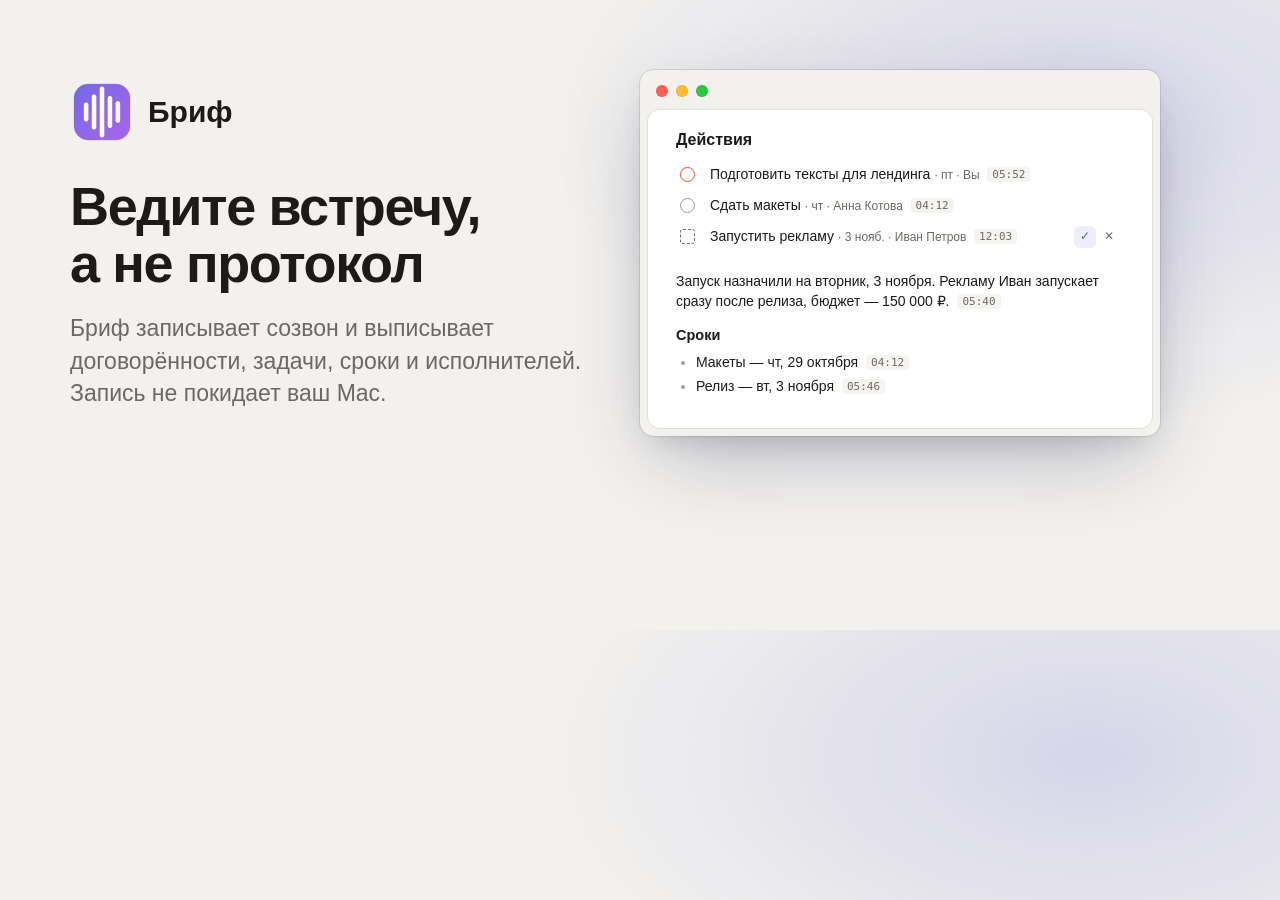
<file: og.html>
<!doctype html>
<!-- Исходник картинки-превью assets/og.png (1200×630): снимок этой страницы. -->
<html lang="ru"><head><meta charset="utf-8"><link rel="stylesheet" href="styles.css">
<style>
  body { width: 1200px; height: 630px; overflow: hidden; margin: 0; background: radial-gradient(900px 500px at 85% 20%, rgba(91,91,214,.18), transparent 60%), var(--canvas); }
  .l { position: absolute; left: 70px; top: 80px; width: 520px; }
  .l .b { display: flex; gap: 14px; align-items: center; font-size: 30px; font-weight: 700; }
  .l .b img { width: 64px; height: 64px; }
  .l h1 { font-size: 54px; line-height: 1.06; letter-spacing: -.025em; margin: 34px 0 20px; }
  .l p { font-size: 23px; color: var(--text-2); margin: 0; line-height: 1.4; }
  .r { position: absolute; left: 640px; top: 70px; width: 520px; }
  .r .mac { max-width: none; }
</style></head><body>
<div class="l"><div class="b"><img src="assets/icon.png" alt="">Бриф</div>
  <h1>Ведите встречу, а&nbsp;не&nbsp;протокол</h1>
  <p>Бриф записывает созвон и выписывает договорённости, задачи, сроки и исполнителей. Запись не покидает ваш Mac.</p></div>
<div class="r"><div class="mac compact"><div class="lights"><i></i><i></i><i></i></div><div class="sheet"><div class="content">
  <div class="actions"><h6>Действия</h6>
    <div class="act ok hi"><span class="box"></span><div><span class="tt">Подготовить тексты для лендинга</span><span class="mm">· пт · Вы</span> <span class="cite">05:52</span></div><div class="btns"></div></div>
    <div class="act ok"><span class="box"></span><div><span class="tt">Сдать макеты</span><span class="mm">· чт · Анна Котова</span> <span class="cite">04:12</span></div><div class="btns"></div></div>
    <div class="act"><span class="box"></span><div><span class="tt">Запустить рекламу</span><span class="mm">· 3 нояб. · Иван Петров</span> <span class="cite">12:03</span></div><div class="btns"><i class="hot">✓</i><i>✕</i></div></div>
  </div>
  <div class="md"><p>Запуск назначили на вторник, 3 ноября. Рекламу Иван запускает сразу после релиза, бюджет — 150 000 ₽. <span class="cite">05:40</span></p>
  <h5>Сроки</h5><ul><li>Макеты — чт, 29 октября <span class="cite">04:12</span></li><li>Релиз — вт, 3 ноября <span class="cite">05:46</span></li></ul></div>
</div></div></div></div>
</body></html>
</file>
<file: styles.css>
/* Лендинг Брифа. Цвета и размеры интерфейса — из Sources/Brif/Views/Design/Theme.swift. */

:root {
  --canvas: #F2F1EE;
  --sheet: #FFFFFF;
  --hairline: rgba(0, 0, 0, .07);
  --nav-selection: #FFFFFF;
  --hover: rgba(0, 0, 0, .045);
  --muted: #F5F4F1;
  --text: #1C1B19;
  --text-2: #6B6964;
  --text-3: #9E9B95;
  --accent: #5B5BD6;
  --accent-soft: rgba(91, 91, 214, .10);
  --rec: #E5484D;
  --ok: #30A46C;
  --warn: #D9822B;
  --sp1: #5B5BD6; --sp2: #12A594; --sp3: #E5484D; --sp4: #D9822B; --sp5: #8E4EC6; --sp6: #30A46C;
  --radius: 12px;
  --font: -apple-system, BlinkMacSystemFont, "SF Pro Text", "Segoe UI", Inter, Roboto, "Helvetica Neue", Arial, sans-serif;
  --mono: ui-monospace, "SF Mono", Menlo, monospace;
}

* { box-sizing: border-box; }
[hidden] { display: none !important; }
html { scroll-behavior: smooth; -webkit-text-size-adjust: 100%; }
html, body { overflow-x: clip; }
body {
  margin: 0; background: var(--canvas); color: var(--text);
  font: 17px/1.55 var(--font); -webkit-font-smoothing: antialiased;
}
a { color: var(--accent); text-decoration: none; }
a:hover { text-decoration: underline; }
img { max-width: 100%; display: block; }
.wrap { max-width: 1160px; margin: 0 auto; padding: 0 24px; }

/* ---------- Шапка ---------- */
.topbar {
  position: sticky; top: 0; z-index: 20;
  background: rgba(242, 241, 238, .82); backdrop-filter: saturate(1.6) blur(14px);
  -webkit-backdrop-filter: saturate(1.6) blur(14px);
  border-bottom: 1px solid transparent; transition: border-color .2s;
}
.topbar.scrolled { border-bottom-color: var(--hairline); }
.topbar .wrap { display: flex; align-items: center; gap: 24px; height: 60px; }
.brand { display: flex; align-items: center; gap: 10px; font-weight: 700; font-size: 19px; color: var(--text); }
.brand:hover { text-decoration: none; }
.brand img { width: 30px; height: 30px; }
.topnav { display: flex; gap: 22px; margin-left: auto; font-size: 15px; }
.topnav a { color: var(--text-2); }
.topnav a:hover { color: var(--text); text-decoration: none; }

/* ---------- Кнопки ---------- */
.btn {
  display: inline-flex; align-items: center; gap: 9px; border: 0; cursor: pointer;
  font: 600 16px/1 var(--font); padding: 14px 22px; border-radius: 12px;
  background: var(--accent); color: #fff; box-shadow: 0 1px 2px rgba(0,0,0,.12), 0 6px 18px rgba(91,91,214,.28);
  transition: transform .15s, box-shadow .15s, background .15s;
}
.btn:hover { text-decoration: none; background: #4F4FC9; transform: translateY(-1px); }
.btn svg { width: 18px; height: 18px; }
.btn.small { padding: 9px 14px; font-size: 14px; border-radius: 9px; box-shadow: none; }
.btn.ghost { background: transparent; color: var(--text); box-shadow: inset 0 0 0 1px var(--hairline); }
.btn.ghost:hover { background: var(--hover); }
.btn-note { font-size: 14px; color: var(--text-2); margin-top: 12px; }

/* ---------- Первый экран ---------- */
.hero { padding: 64px 0 40px; text-align: center; }
.eyebrow { display: inline-flex; gap: 8px; align-items: center; font-size: 14px; color: var(--text-2);
  padding: 6px 12px; border-radius: 999px; background: rgba(255,255,255,.7); box-shadow: inset 0 0 0 1px var(--hairline); }
.eyebrow b { color: var(--accent); font-weight: 600; }
.hero h1 { font-size: clamp(38px, 6vw, 64px); line-height: 1.05; letter-spacing: -.025em; margin: 22px auto 18px; max-width: 1040px; }
.hero .lead { font-size: clamp(18px, 2.2vw, 21px); color: var(--text-2); max-width: 720px; margin: 0 auto 30px; }
.hero .cta { display: flex; gap: 12px; justify-content: center; flex-wrap: wrap; }
.hero-stage { margin-top: 52px; }

/* ---------- Разделы ---------- */
section.block { padding: 96px 0; }
section.block.tight { padding: 64px 0; }
.kicker { font-size: 14px; font-weight: 600; color: var(--accent); letter-spacing: .02em; margin-bottom: 10px; }
h2 { font-size: clamp(30px, 4vw, 44px); line-height: 1.1; letter-spacing: -.02em; margin: 0 0 18px; }
h3 { font-size: 21px; margin: 0 0 8px; letter-spacing: -.01em; }
.sub { color: var(--text-2); font-size: 19px; max-width: 640px; margin: 0; }
.center { text-align: center; }
.center .sub { margin: 0 auto; }

.split { display: grid; grid-template-columns: 1fr 1.25fr; gap: 56px; align-items: center; }
.split.flip { grid-template-columns: 1.25fr 1fr; }
.split.flip > .copy { order: 2; }
.points { list-style: none; padding: 0; margin: 26px 0 0; display: grid; gap: 16px; }
.points li { display: grid; grid-template-columns: 26px 1fr; gap: 10px; color: var(--text-2); font-size: 16px; }
.points li b { color: var(--text); font-weight: 600; }
.points .ic { width: 22px; height: 22px; border-radius: 6px; background: var(--accent-soft); color: var(--accent);
  display: grid; place-items: center; font-size: 13px; margin-top: 2px; }

/* Боль */
.pains { display: grid; grid-template-columns: repeat(3, 1fr); gap: 18px; margin-top: 40px; }
.pain { background: var(--sheet); border-radius: 16px; padding: 24px; box-shadow: 0 0 0 1px var(--hairline); }
.pain .q { font-size: 18px; font-weight: 600; margin-bottom: 8px; }
.pain p { margin: 0; color: var(--text-2); font-size: 15.5px; }

/* Путь встречи */
.steps { display: grid; grid-template-columns: repeat(4, 1fr); gap: 14px; margin-top: 40px; counter-reset: st; }
.step { position: relative; padding: 20px; border-radius: 14px; background: rgba(255,255,255,.6); box-shadow: inset 0 0 0 1px var(--hairline); }
.step::before { counter-increment: st; content: counter(st); display: grid; place-items: center; width: 26px; height: 26px;
  border-radius: 50%; background: var(--accent); color: #fff; font-size: 13px; font-weight: 700; margin-bottom: 12px; }
.step b { display: block; margin-bottom: 4px; }
.step span { color: var(--text-2); font-size: 15px; }

/* Приватность */
.privacy { display: grid; grid-template-columns: 1fr auto 1fr; gap: 20px; align-items: stretch; margin-top: 44px; }
.zone { background: var(--sheet); border-radius: 18px; padding: 26px; box-shadow: 0 0 0 1px var(--hairline); }
.zone h3 { display: flex; align-items: center; gap: 10px; }
.zone ul { margin: 14px 0 0; padding: 0; list-style: none; display: grid; gap: 10px; }
.zone li { display: flex; gap: 10px; font-size: 15.5px; color: var(--text-2); }
.zone li::before { content: ""; flex: none; width: 8px; height: 8px; border-radius: 50%; margin-top: 8px; background: var(--ok); }
.zone.cloud li::before { background: var(--text-3); }
.zone .tag { font-size: 12px; font-weight: 600; padding: 3px 8px; border-radius: 6px; background: rgba(48,164,108,.12); color: var(--ok); }
.zone.cloud .tag { background: var(--muted); color: var(--text-2); }
.flow { display: grid; place-items: center; color: var(--text-3); font-size: 13px; text-align: center; width: 140px; }
.flow .pipe { position: relative; width: 100%; height: 4px; border-radius: 2px; background: var(--hairline); overflow: hidden; margin: 8px 0; }
.flow .pipe::after { content: ""; position: absolute; inset: 0; width: 40%; background: linear-gradient(90deg, transparent, var(--accent), transparent);
  animation: pipe 2.2s linear infinite; }
@keyframes pipe { from { transform: translateX(-100%); } to { transform: translateX(250%); } }

/* Набор возможностей */
.grid { display: grid; grid-template-columns: repeat(3, 1fr); gap: 16px; margin-top: 40px; }
.card { background: var(--sheet); border-radius: 16px; padding: 22px; box-shadow: 0 0 0 1px var(--hairline); }
.card .em { font-size: 22px; margin-bottom: 10px; }
.card b { display: block; margin-bottom: 4px; }
.card span { color: var(--text-2); font-size: 15px; }

/* Установка и FAQ */
.install { display: grid; grid-template-columns: repeat(3, 1fr); gap: 16px; margin-top: 36px; }
.install .card { position: relative; }
.req { display: flex; flex-wrap: wrap; gap: 8px 22px; justify-content: center; margin-top: 28px; color: var(--text-2); font-size: 15px; }
.req span::before { content: "✓ "; color: var(--ok); font-weight: 700; }
.faq { max-width: 780px; margin: 36px auto 0; }
.faq details { background: var(--sheet); border-radius: 14px; box-shadow: 0 0 0 1px var(--hairline); margin-bottom: 10px; }
.faq summary { cursor: pointer; padding: 18px 22px; font-weight: 600; list-style: none; display: flex; justify-content: space-between; gap: 12px; }
.faq summary::-webkit-details-marker { display: none; }
.faq summary::after { content: "+"; color: var(--text-3); font-weight: 400; font-size: 22px; line-height: 1; }
.faq details[open] summary::after { content: "–"; }
.faq details p { margin: 0; padding: 0 22px 18px; color: var(--text-2); font-size: 16px; }

.final { text-align: center; padding: 110px 0 120px; }
.final img { width: 96px; height: 96px; margin: 0 auto 22px; }
.final h2 { max-width: 760px; margin: 0 auto 16px; }
.final .sub { margin: 0 auto 30px; }
footer { border-top: 1px solid var(--hairline); padding: 28px 0 40px; color: var(--text-3); font-size: 14px; }
footer .wrap { display: flex; gap: 18px; flex-wrap: wrap; justify-content: space-between; }
footer a { color: var(--text-2); }

/* ============================================================
   Реконструкция интерфейса — по снимкам UISnapshots (Tests/BrifTests).
   Окно: фон canvas, рабочий «лист» (sheet), сайдбар со списком встреч.
   ============================================================ */
.mac {
  position: relative; width: 100%; max-width: 1080px; margin: 0 auto;
  background: var(--canvas); border-radius: 14px; overflow: hidden; text-align: left;
  box-shadow: 0 0 0 1px rgba(0,0,0,.10), 0 30px 80px -20px rgba(40, 36, 80, .35), 0 10px 30px -10px rgba(0,0,0,.15);
  font-size: 13px; line-height: 1.45; color: var(--text); user-select: none;
}
.mac .lights { position: absolute; top: 15px; left: 16px; display: flex; gap: 8px; z-index: 3; }
.mac .lights i { width: 12px; height: 12px; border-radius: 50%; background: #FF5F57; box-shadow: inset 0 0 0 .5px rgba(0,0,0,.12); }
.mac .lights i:nth-child(2) { background: #FEBC2E; }
.mac .lights i:nth-child(3) { background: #28C840; }
.mac .body { display: grid; grid-template-columns: 300px 1fr; height: 660px; }
.mac.compact .body { grid-template-columns: 1fr; height: auto; }
.ico { width: 14px; height: 14px; flex: none; }

/* Сайдбар */
.side { display: flex; flex-direction: column; padding: 40px 8px 8px; min-width: 0; }
.side .col-title { display: flex; align-items: center; justify-content: space-between; padding: 0 12px 10px; }
.side .col-title b { font-size: 20px; font-weight: 700; letter-spacing: -.01em; }
.side .plus { font-size: 20px; font-weight: 300; color: var(--text); }
.searchbox { margin: 0 4px 6px; padding: 6px 10px; border-radius: 8px; background: var(--muted); color: var(--text); font-size: 13px;
  display: flex; gap: 7px; align-items: center; }
.searchbox .f { margin-left: auto; color: var(--text-2); }
.group { font-size: 11.5px; font-weight: 600; color: var(--text-3); padding: 12px 12px 4px; }
.row { padding: 8px 12px; border-radius: 8px; margin-bottom: 1px; transition: background .25s; }
.row .l1, .row .l2 { display: flex; align-items: center; gap: 8px; }
.row .t { font-size: 13.5px; font-weight: 600; white-space: nowrap; overflow: hidden; text-overflow: ellipsis; flex: 1; }
.row .time { font-size: 12px; color: var(--text-2); }
.row .m { font-size: 12px; color: var(--text-2); flex: 1; white-space: nowrap; overflow: hidden; text-overflow: ellipsis; margin-top: 2px; }
.row.sel { background: var(--accent-soft); }
.pill { font-size: 11px; font-weight: 500; padding: 1px 7px; border-radius: 6px; display: inline-flex; gap: 4px; align-items: center; white-space: nowrap; }
.pill.rec { background: rgba(229,72,77,.12); color: var(--rec); }
.pill.rec::before { content: ""; width: 5px; height: 5px; border-radius: 50%; background: currentColor; }
.pill.sum { background: var(--accent-soft); color: var(--accent); }
.side .grow { flex: 1; overflow: hidden; }
.sectionbar { display: flex; gap: 4px; padding: 6px 4px 0; align-items: center; }
.sectionbar span { width: 32px; height: 30px; border-radius: 8px; display: grid; place-items: center; color: var(--text-2); position: relative; }
.sectionbar span.on { background: var(--nav-selection); color: var(--accent); box-shadow: 0 1px 2px rgba(0,0,0,.08); }
.sectionbar svg { width: 17px; height: 17px; }
.sectionbar .badge { position: absolute; top: 1px; right: 0; min-width: 14px; height: 14px; border-radius: 7px; background: var(--accent); color: #fff; font-size: 9px; font-weight: 700; display: grid; place-items: center; }
.sectionbar .stat { margin-left: auto; width: 8px; height: 8px; border-radius: 50%; background: var(--ok); }
.sectionbar .gear { margin-left: 8px; }

/* Полоса записи вверху списка */
.strip { margin: 0 4px 8px; padding: 7px 10px; border-radius: 10px; background: var(--nav-selection); box-shadow: 0 1px 3px rgba(0,0,0,.08);
  display: flex; align-items: center; gap: 8px; font: 500 12px var(--mono); }
.strip .rd { width: 8px; height: 8px; border-radius: 50%; background: var(--rec); }
.strip .lvl { flex: 1; display: flex; gap: 2px; align-items: center; height: 12px; }
.strip .lvl i { flex: 1; height: 15%; border-radius: 1px; background: var(--text-3); transition: height .12s; }
.strip .pause { color: var(--text); font-size: 10px; letter-spacing: -1px; padding: 0 4px; }
.strip .stop { width: 22px; height: 22px; border-radius: 6px; background: var(--rec); display: grid; place-items: center; }
.strip .stop::before { content: ""; width: 8px; height: 8px; background: #fff; border-radius: 2px; }
@keyframes blink { 50% { opacity: .35; } }

/* Лист встречи */
.sheet { background: var(--sheet); margin: 8px 8px 8px 0; border-radius: var(--radius); box-shadow: 0 0 0 1px var(--hairline);
  overflow: hidden; display: flex; flex-direction: column; min-width: 0; position: relative; }
.mac.compact .sheet { margin: 40px 8px 8px; }
.mh { padding: 24px 28px 0; position: relative; }
.mh .more { position: absolute; right: 22px; top: 18px; color: var(--text); font-weight: 700; letter-spacing: 1px; }
.mh h4 { font-size: 27px; font-weight: 700; letter-spacing: -.02em; margin: 0 0 8px; line-height: 1.15; }
.mh .meta { display: flex; gap: 8px; color: var(--text-2); font-size: 12px; align-items: center; flex-wrap: wrap; min-height: 22px; }
.mh .meta .sep { color: var(--text-3); }
.tagpill { display: inline-flex; align-items: center; gap: 5px; padding: 3px 9px; border-radius: 7px; background: var(--accent-soft); color: var(--accent); font-size: 12px; }
.linkbtn { display: inline-flex; gap: 5px; align-items: center; color: var(--text); font-weight: 500; }
.people { display: flex; gap: 6px; margin: 10px 0 0; flex-wrap: wrap; align-items: center; min-height: 26px; }
.person { display: inline-flex; align-items: center; gap: 6px; padding: 3px 9px; border-radius: 7px; background: var(--muted); font-size: 12px; transition: all .3s; }
.person.sp { background: transparent; box-shadow: inset 0 0 0 1px var(--text-3); border: 0; outline: 1px dashed transparent; }
.person.sp { box-shadow: none; border: 1px dashed var(--text-3); padding: 2px 8px; }
.person .d { width: 6px; height: 6px; border-radius: 50%; }
.person .q { color: var(--text-3); font-size: 10px; }
.person.unk { background: var(--muted); }
.person .av { width: 18px; height: 18px; border-radius: 50%; display: grid; place-items: center; font-size: 8.5px; font-weight: 700; margin-left: -5px; }
.people .add { width: 22px; height: 22px; border-radius: 50%; box-shadow: inset 0 0 0 1px var(--hairline); display: grid; place-items: center; color: var(--text-2); }
.people .all { color: var(--text); font-size: 12px; margin-left: 8px; font-weight: 500; }
.player { margin-top: 12px; display: flex; align-items: center; gap: 10px; padding: 5px 12px 5px 5px; border-radius: 999px; background: var(--muted); max-width: 620px; font: 12px var(--mono); color: var(--text-2); }
.player .play { width: 28px; height: 28px; border-radius: 50%; background: var(--accent); display: grid; place-items: center; }
.player .play::before { content: ""; border-left: 9px solid #fff; border-top: 6px solid transparent; border-bottom: 6px solid transparent; margin-left: 3px; }
.player .track { flex: 1; height: 0; border-top: 2px dotted var(--text-3); opacity: .6; }
.tabs { display: flex; gap: 6px; margin-top: 12px; align-items: center; }
.tabs span { display: inline-flex; align-items: center; gap: 6px; padding: 5px 11px; border-radius: 8px; color: var(--text); font-weight: 500; transition: background .2s; }
.tabs span.on { background: var(--muted); font-weight: 600; }
.tabs .cnt { min-width: 17px; height: 17px; border-radius: 9px; background: var(--accent); color: #fff; font-size: 10px; font-weight: 700; display: grid; place-items: center; }
.tabs .share { margin-left: auto; }
.ask { margin: 10px 0 0; display: flex; gap: 8px; align-items: center; padding: 7px 10px; border-radius: 8px; background: var(--muted); font-size: 13px; color: var(--text); transition: box-shadow .2s, background .2s; }
.ask .spark { color: var(--text-3); }
.ask.focus { box-shadow: inset 0 0 0 1.5px var(--accent); background: #fff; }
.ask.focus .spark { color: var(--accent); }
.hr { height: 1px; background: var(--hairline); margin-top: 14px; }
.content { padding: 18px 28px 24px; flex: 1; overflow: hidden; position: relative; }

/* Действия и выжимка */
.cite { display: inline-block; font: 500 11px var(--mono); color: var(--text-2); background: var(--muted); padding: 1px 5px; border-radius: 4px; margin-left: 4px; vertical-align: 1px; white-space: nowrap; }
.cite.hot { background: var(--accent-soft); color: var(--accent); }
.actions h6 { font-size: 16px; font-weight: 600; margin: 0 0 8px; }
.act { display: grid; grid-template-columns: 22px 1fr auto; gap: 8px; align-items: start; padding: 5px 4px; border-radius: 8px; transition: background .3s; }
.act .box { width: 15px; height: 15px; border-radius: 3px; border: 1.3px dashed var(--text-2); margin-top: 3px; transition: all .3s; position: relative; }
.act.ok .box { border: 1.5px solid var(--text-3); border-radius: 50%; }
.act.ok.hi .box { border-color: var(--rec); }
.act.done .box { background: var(--accent); border-color: var(--accent); }
.act .tt { font-size: 14px; }
.act .mm { font-size: 12px; color: var(--text-2); margin-left: 4px; }
.act .mm .tg { color: var(--accent); }
.act .btns { display: flex; gap: 2px; color: var(--text-2); font-size: 12px; transition: opacity .3s; }
.act .btns i { font-style: normal; width: 22px; height: 22px; display: grid; place-items: center; border-radius: 6px; }
.act .btns i.hot { background: var(--accent-soft); color: var(--accent); }
.act.ok .btns { opacity: 0; }
.act.flash { background: var(--accent-soft); }
.addtask { color: var(--text-2); font-size: 13px; padding: 6px 4px 2px; display: flex; gap: 10px; }
.md { margin-top: 18px; }
.md p { margin: 0 0 12px; font-size: 14px; }
.md h5 { font-size: 14.5px; margin: 14px 0 6px; font-weight: 600; }
.md ul { margin: 0 0 8px; padding-left: 20px; font-size: 14px; }
.md li { margin-bottom: 3px; }
.md li::marker { color: var(--text-3); }

/* Стенограмма */
.chap { display: flex; gap: 10px; align-items: baseline; padding-bottom: 6px; border-bottom: 1px solid var(--hairline); margin: 0 0 12px; }
.chap .ct { font: 500 12px var(--mono); color: var(--accent); }
.chap b { font-size: 13.5px; }
.tr { margin-bottom: 13px; transition: background .4s, box-shadow .4s; border-radius: 6px; }
.tr .who { font-size: 12.5px; font-weight: 600; display: flex; align-items: center; gap: 6px; transition: color .3s; }
.tr .who::before { content: ""; width: 6px; height: 6px; border-radius: 50%; background: currentColor; }
.tr .who .ts { font: 500 11.5px var(--mono); color: var(--text-3); font-weight: 400; }
.tr .txt { font-size: 14px; margin-top: 2px; }
.tr.hl { background: rgba(91,91,214,.07); box-shadow: 0 0 0 6px rgba(91,91,214,.07); }

/* Живая расшифровка */
.live-note { font-size: 11px; font-weight: 500; color: var(--text-2); display: flex; gap: 6px; justify-content: center; align-items: center; margin-bottom: 10px; }
.live-note::before { content: ""; width: 6px; height: 6px; border-radius: 50%; background: var(--rec); }
.chat { display: flex; flex-direction: column; gap: 10px; }
.bubble { max-width: 74%; display: flex; flex-direction: column; gap: 3px; animation: pop .35s ease both; }
.bubble small { font-size: 11px; font-weight: 500; color: var(--text-3); }
.bubble span { padding: 9px 13px; border-radius: 14px; font-size: 14px; background: var(--accent-soft); }
.bubble.me { align-self: flex-start; }
.bubble.them { align-self: flex-end; align-items: flex-end; }
.bubble.them span { background: var(--muted); }
.bubble.typing span { color: rgba(28,27,25,.55); }
@keyframes pop { from { opacity: 0; transform: translateY(6px) scale(.98); } }

/* Обработка */
.proc { padding: 16px; border-radius: 12px; background: var(--muted); }
.proc .top { display: flex; gap: 12px; align-items: center; }
.proc .si { width: 28px; color: var(--accent); font-size: 20px; text-align: center; animation: breathe 1.6s ease-in-out infinite; }
.proc .h { font-weight: 600; font-size: 14px; }
.proc .s { color: var(--text-2); font-size: 12px; font-variant-numeric: tabular-nums; }
.bar { height: 5px; background: rgba(0,0,0,.06); border-radius: 3px; overflow: hidden; margin: 14px 0; }
.bar i { display: block; height: 100%; width: 0; background: var(--accent); border-radius: 3px; transition: width .4s ease; }
.bar.indet i { width: 30%; animation: indet 1.3s ease-in-out infinite; }
.proc-steps { display: flex; gap: 16px; flex-wrap: wrap; font-size: 12px; }
.ps { display: inline-flex; gap: 5px; align-items: center; color: var(--text-2); }
.ps .c { width: 12px; height: 12px; border-radius: 50%; border: 1.3px solid var(--text-3); position: relative; transition: all .3s; }
.ps.run { color: var(--text); font-weight: 600; }
.ps.run .c { border-color: var(--accent); box-shadow: inset 0 0 0 2px #fff, inset 0 0 0 6px var(--accent); }
.ps.done .c { background: var(--ok); border-color: var(--ok); }
.ps.done .c::after { content: ""; position: absolute; left: 3.5px; top: 1px; width: 2.5px; height: 6px; border: solid #fff; border-width: 0 1.5px 1.5px 0; transform: rotate(45deg); }
.draft-dim { opacity: .5; margin-top: 18px; }
@keyframes breathe { 50% { opacity: .45; } }
@keyframes indet { from { transform: translateX(-100%); } to { transform: translateX(340%); } }
@keyframes spin { to { transform: rotate(360deg); } }

/* Вопрос к встрече */
.answer { padding: 14px 16px; border-radius: 12px; background: var(--muted); font-size: 14px; opacity: 0; transform: translateY(6px); transition: all .4s; margin-bottom: 14px; }
.answer.show { opacity: 1; transform: none; }
.answer .lbl { font-size: 11.5px; font-weight: 600; color: var(--text-2); margin-bottom: 6px; display: flex; gap: 6px; }
.searching { font-size: 13px; color: var(--text-2); display: none; gap: 8px; align-items: center; margin-bottom: 14px; }
.searching.show { display: flex; }
.spin { width: 12px; height: 12px; border-radius: 50%; border: 1.5px solid var(--accent); border-right-color: transparent; animation: spin .8s linear infinite; }

/* Встреча голосом: плашка и карточка */
.vm-stage { position: relative; background: radial-gradient(900px 380px at 50% -10%, rgba(91,91,214,.14), transparent 60%), #ECEBE7;
  border-radius: 18px; padding: 56px 20px 28px; height: 560px; display: flex; justify-content: center; align-items: flex-start; box-shadow: inset 0 0 0 1px var(--hairline); overflow: hidden; }
.kbd { position: absolute; top: 16px; right: 18px; display: flex; gap: 4px; }
.kbd kbd { font: 600 13px var(--font); padding: 5px 9px; border-radius: 7px; background: #fff; box-shadow: 0 1px 0 rgba(0,0,0,.15), inset 0 0 0 1px var(--hairline); transition: transform .1s, background .1s; }
.kbd.press kbd { transform: translateY(1px); background: var(--accent-soft); }
.vpill { position: absolute; top: 70px; left: 50%; transform: translateX(-50%) scale(.9); opacity: 0; transition: all .3s cubic-bezier(.2,.8,.2,1);
  display: flex; align-items: center; gap: 12px; height: 54px; padding: 0 12px 0 18px; border-radius: 27px; background: #1E1E1E; color: #fff;
  box-shadow: 0 16px 40px -10px rgba(0,0,0,.45); width: 380px; max-width: calc(100% - 40px); font-size: 13px; }
.vpill.show { opacity: 1; transform: translateX(-50%); }
.vpill .rdot { width: 8px; height: 8px; border-radius: 50%; background: #7a2a2c; }
.vpill .wave { flex: 1; display: flex; gap: 2.5px; align-items: center; height: 26px; }
.vpill .wave i { width: 2.5px; border-radius: 2px; background: #fff; height: 15%; transition: height .1s; }
.vpill .tm { font: 600 12px var(--mono); color: #bbb; }
.vpill .recb { width: 30px; height: 30px; border-radius: 50%; background: #fff; display: grid; place-items: center; }
.vpill .recb::before { content: ""; width: 11px; height: 11px; border-radius: 3px; background: var(--rec); }
.vpill .x { width: 22px; height: 22px; border-radius: 50%; background: #444; display: grid; place-items: center; color: #ddd; font-size: 11px; }
.vpill .busy { display: none; gap: 10px; align-items: center; font-weight: 600; flex: 1; }
.vpill.busy .busy { display: flex; }
.vpill.busy .wave, .vpill.busy .tm, .vpill.busy .recb, .vpill.busy .rdot { display: none; }
.vpill .busy .spin { border-color: #aaa; border-right-color: transparent; }

.card-vm { width: 460px; max-width: 100%; background: #fff; border-radius: 20px; padding: 18px 20px 18px;
  box-shadow: 0 0 0 1px rgba(0,0,0,.06), 0 24px 60px -18px rgba(30,30,60,.35); font-size: 13px;
  opacity: 0; transform: translateY(8px) scale(.98); transition: all .35s cubic-bezier(.2,.8,.2,1); }
.card-vm.show { opacity: 1; transform: none; }
.card-vm .kinds { display: flex; gap: 6px; align-items: center; }
.card-vm .kinds .k { padding: 4px 10px; border-radius: 7px; background: var(--muted); font-weight: 500; }
.card-vm .kinds .k.on { background: var(--accent-soft); color: var(--accent); }
.card-vm .kinds .x { margin-left: auto; color: var(--text-2); }
.card-vm .quote { font-style: italic; color: var(--text-2); margin: 10px 0 8px; font-size: 13.5px; }
.card-vm .ttl { font-size: 21px; font-weight: 700; margin-bottom: 10px; letter-spacing: -.01em; }
.vrow { display: flex; gap: 12px; align-items: center; padding: 5px 0; }
.vrow .vi { width: 18px; color: var(--text-3); text-align: center; flex: none; font-size: 13px; }
.chips { display: flex; gap: 6px; flex-wrap: wrap; align-items: center; }
.chips span { padding: 4px 9px; border-radius: 7px; background: var(--muted); font-weight: 500; }
.chips span.on { background: var(--accent-soft); color: var(--accent); }
.chips .av { display: inline-grid; place-items: center; width: 18px; height: 18px; border-radius: 50%; font-size: 8.5px; font-weight: 700; margin-right: 5px; vertical-align: -4px; }
.field { padding: 5px 9px; border-radius: 7px; background: var(--muted); }
.card-vm .foot { display: flex; align-items: center; justify-content: space-between; margin-top: 14px; }
.card-vm .foot .re { color: var(--text-2); font-weight: 500; }
.card-vm .go { padding: 9px 30px; border-radius: 10px; background: var(--accent); color: #fff; font-weight: 600; transition: transform .1s; }
.card-vm .go.press { transform: scale(.96); }
.card-vm .okh { display: flex; gap: 8px; align-items: center; font-weight: 600; margin-bottom: 8px; }
.card-vm .okh::before { content: "✓"; width: 16px; height: 16px; border-radius: 50%; background: var(--ok); color: #fff; font-size: 10px; display: grid; place-items: center; }
.card-vm .sub2 { color: var(--text-2); font-size: 12.5px; }
.linkbox { display: flex; gap: 14px; align-items: center; margin-top: 14px; padding: 9px 12px; border-radius: 10px; background: var(--muted); }
.linkbox .u { flex: 1; color: var(--text); }
.linkbox span { color: var(--text-2); font-weight: 500; }
.card-vm .note { color: var(--text-2); font-size: 12.5px; margin-top: 10px; }


/* iPhone */
.phone { width: 270px; margin: 0 auto; border-radius: 42px; background: #111; padding: 10px; box-shadow: 0 30px 70px -20px rgba(30,30,80,.45); }
.phone .scr { border-radius: 33px; background: var(--canvas); height: 540px; overflow: hidden; position: relative; padding: 44px 14px 14px; }
.phone .notch { position: absolute; top: 9px; left: 50%; transform: translateX(-50%); width: 88px; height: 26px; border-radius: 14px; background: #111; }
.phone .ph { font-size: 24px; font-weight: 700; margin: 2px 4px 10px; letter-spacing: -.01em; }
.phone .pc { background: #fff; border-radius: 12px; padding: 10px 12px; margin-bottom: 8px; box-shadow: 0 0 0 1px var(--hairline); font-size: 13px; }
.phone .pc .m { color: var(--text-2); font-size: 11.5px; }
.phone .pc.task { display: flex; gap: 10px; align-items: flex-start; }
.phone .pc.task .box { width: 16px; height: 16px; border-radius: 50%; border: 1.5px solid var(--accent); flex: none; margin-top: 1px; transition: all .3s; position: relative; }
.phone .pc.task.done .box { background: var(--accent); }
.phone .pc.task.done .t { color: var(--text-3); text-decoration: line-through; }
.phone .notif { position: absolute; top: 40px; left: 10px; right: 10px; background: rgba(255,255,255,.92); backdrop-filter: blur(10px); border-radius: 16px; padding: 10px 12px;
  box-shadow: 0 10px 30px -8px rgba(0,0,0,.25); font-size: 12px; transform: translateY(-140%); transition: transform .5s cubic-bezier(.2,.8,.2,1); display: flex; gap: 9px; z-index: 3; }
.phone .notif.show { transform: none; }
.phone .notif img { width: 30px; height: 30px; border-radius: 7px; }
.phone .tabbar { position: absolute; bottom: 0; left: 0; right: 0; height: 54px; background: rgba(255,255,255,.9); border-top: 1px solid var(--hairline); display: flex; justify-content: space-around; align-items: center; font-size: 10px; color: var(--text-3); }
.phone .tabbar .on { color: var(--accent); font-weight: 600; }

/* Сцены-переключатель внутри больших демо */
.scene-tabs { display: flex; gap: 6px; justify-content: center; flex-wrap: wrap; margin-bottom: 18px; }
.scene-tabs button { font: 500 14px var(--font); border: 0; cursor: pointer; padding: 8px 14px; border-radius: 999px; background: rgba(255,255,255,.65); color: var(--text-2); box-shadow: inset 0 0 0 1px var(--hairline); position: relative; overflow: hidden; }
.scene-tabs button.on { color: var(--accent); background: #fff; box-shadow: inset 0 0 0 1.5px var(--accent); }
.scene-tabs button .prog { position: absolute; left: 0; bottom: 0; height: 2px; background: var(--accent); width: 0; }
.caption { text-align: center; color: var(--text-2); font-size: 15px; margin-top: 16px; min-height: 24px; }

/* Появление при прокрутке */
.js .reveal { opacity: 0; transform: translateY(18px); transition: opacity .7s ease, transform .7s ease; }
.js .reveal.in { opacity: 1; transform: none; }

/* ---------- Адаптивность ---------- */
@media (max-width: 980px) {
  .split, .split.flip { grid-template-columns: 1fr; gap: 36px; }
  .split.flip > .copy { order: 0; }
  .steps { grid-template-columns: repeat(2, 1fr); }
  .grid, .pains, .install { grid-template-columns: 1fr 1fr; }
  .privacy { grid-template-columns: 1fr; }
  .flow { width: 100%; }
}
@media (max-width: 760px) {
  body { font-size: 16px; }
  .topnav { display: none; }
  .topbar .btn { margin-left: auto; }
  section.block { padding: 64px 0; }
  .grid, .pains, .install, .steps { grid-template-columns: 1fr; }
  .mac .body { grid-template-columns: 1fr; height: 520px; }
  .mac .side { display: none; }
  .mac .sheet { margin: 40px 6px 6px; }
  .sheet .pad, .content { padding-left: 16px; padding-right: 16px; }
  .tabs { padding: 0 16px; }
  .mh h4 { font-size: 21px; }
}

@media (prefers-reduced-motion: reduce) {
  html { scroll-behavior: auto; }
  .js .reveal { opacity: 1; transform: none; transition: none; }
  *, *::before, *::after { animation-duration: .001ms !important; animation-iteration-count: 1 !important; }
}

/* Аватар внутри чипа — без отступов чипа. */
.chips span.av { padding: 0; background: none; }
.split > *, .grid > *, .steps > *, .privacy > * { min-width: 0; }
@media (max-width: 760px) {
  .vm-stage { padding: 52px 10px 20px; height: 600px; }
  .card-vm { padding: 14px; }
  .chips span { padding: 3px 7px; font-size: 12px; }
  .hero h1 { font-size: 34px; }
  .scene-tabs button { font-size: 13px; padding: 7px 11px; }
}
.eyebrow { white-space: nowrap; }
.tabs { flex-wrap: nowrap; overflow: hidden; }
.tabs span { white-space: nowrap; }
@media (max-width: 760px) {
  .eyebrow { font-size: 13px; }
  .tabs .share { display: none; }
}
</file>
